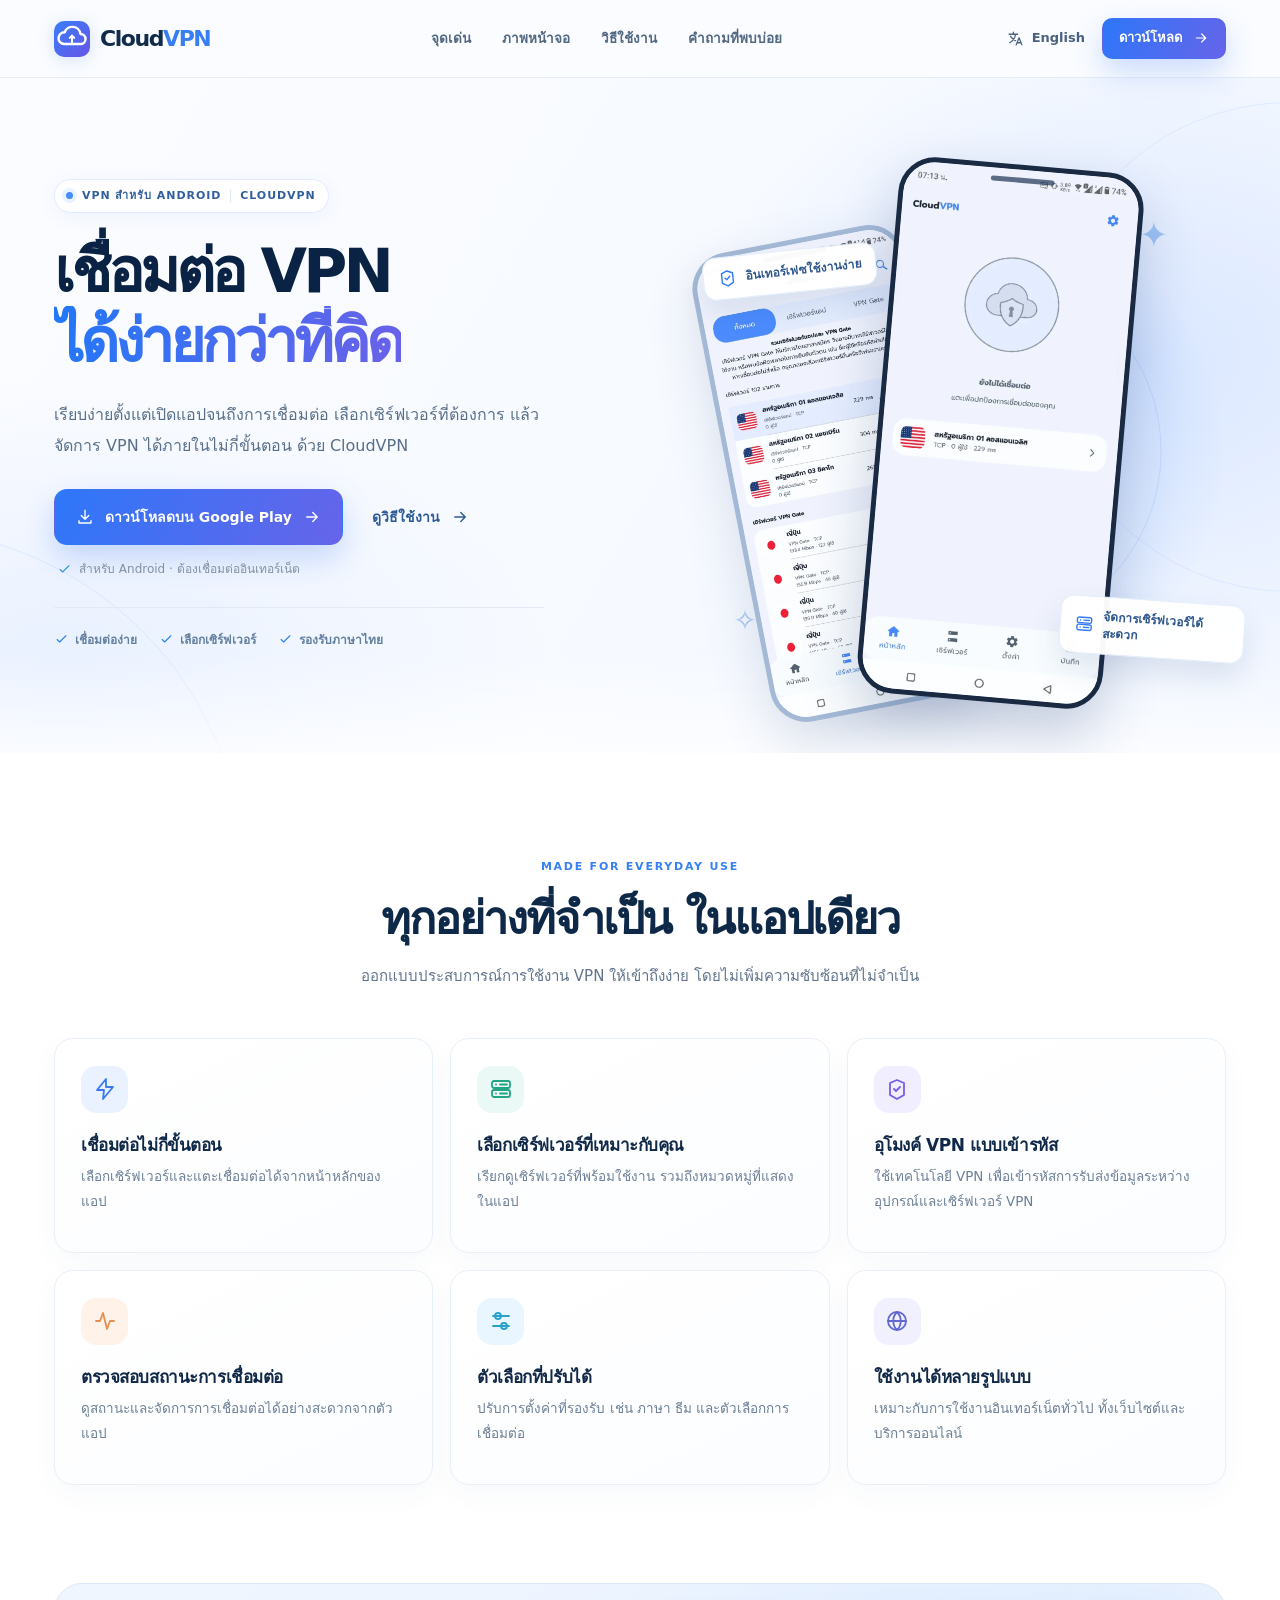
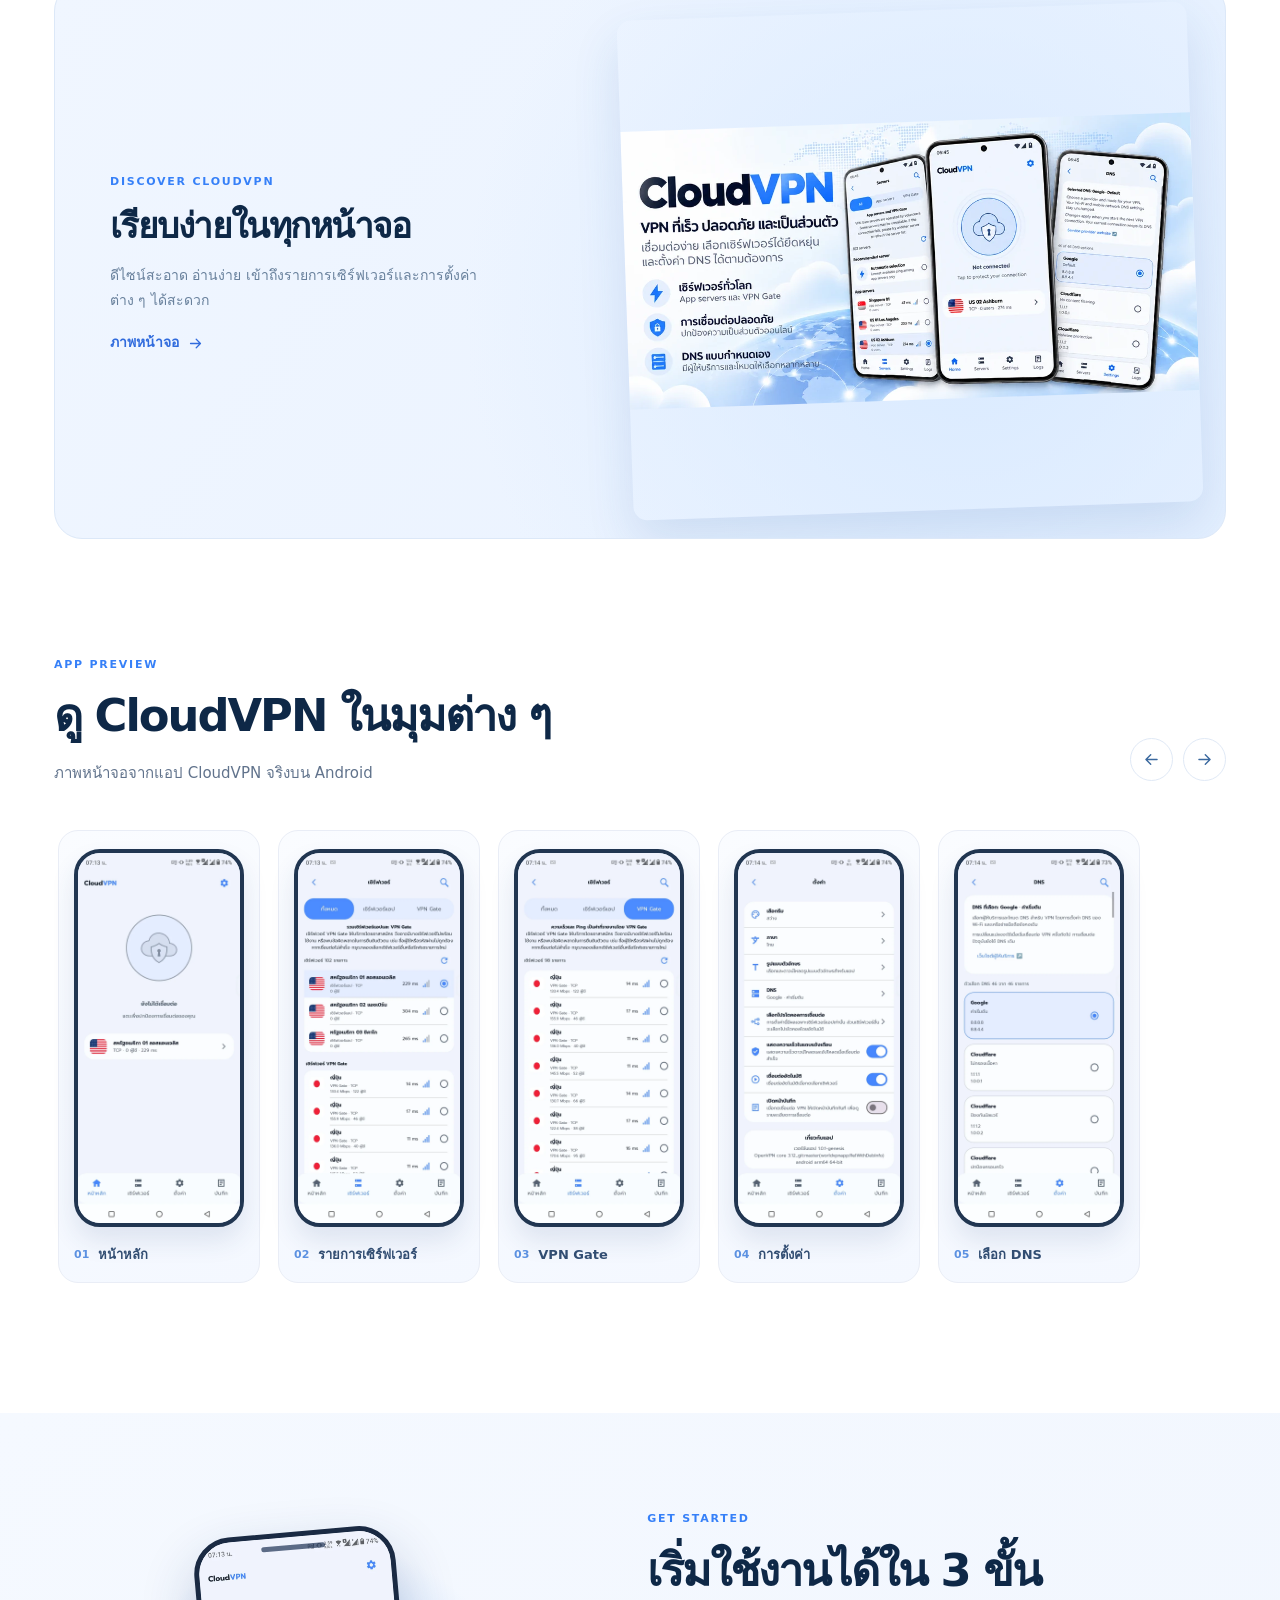
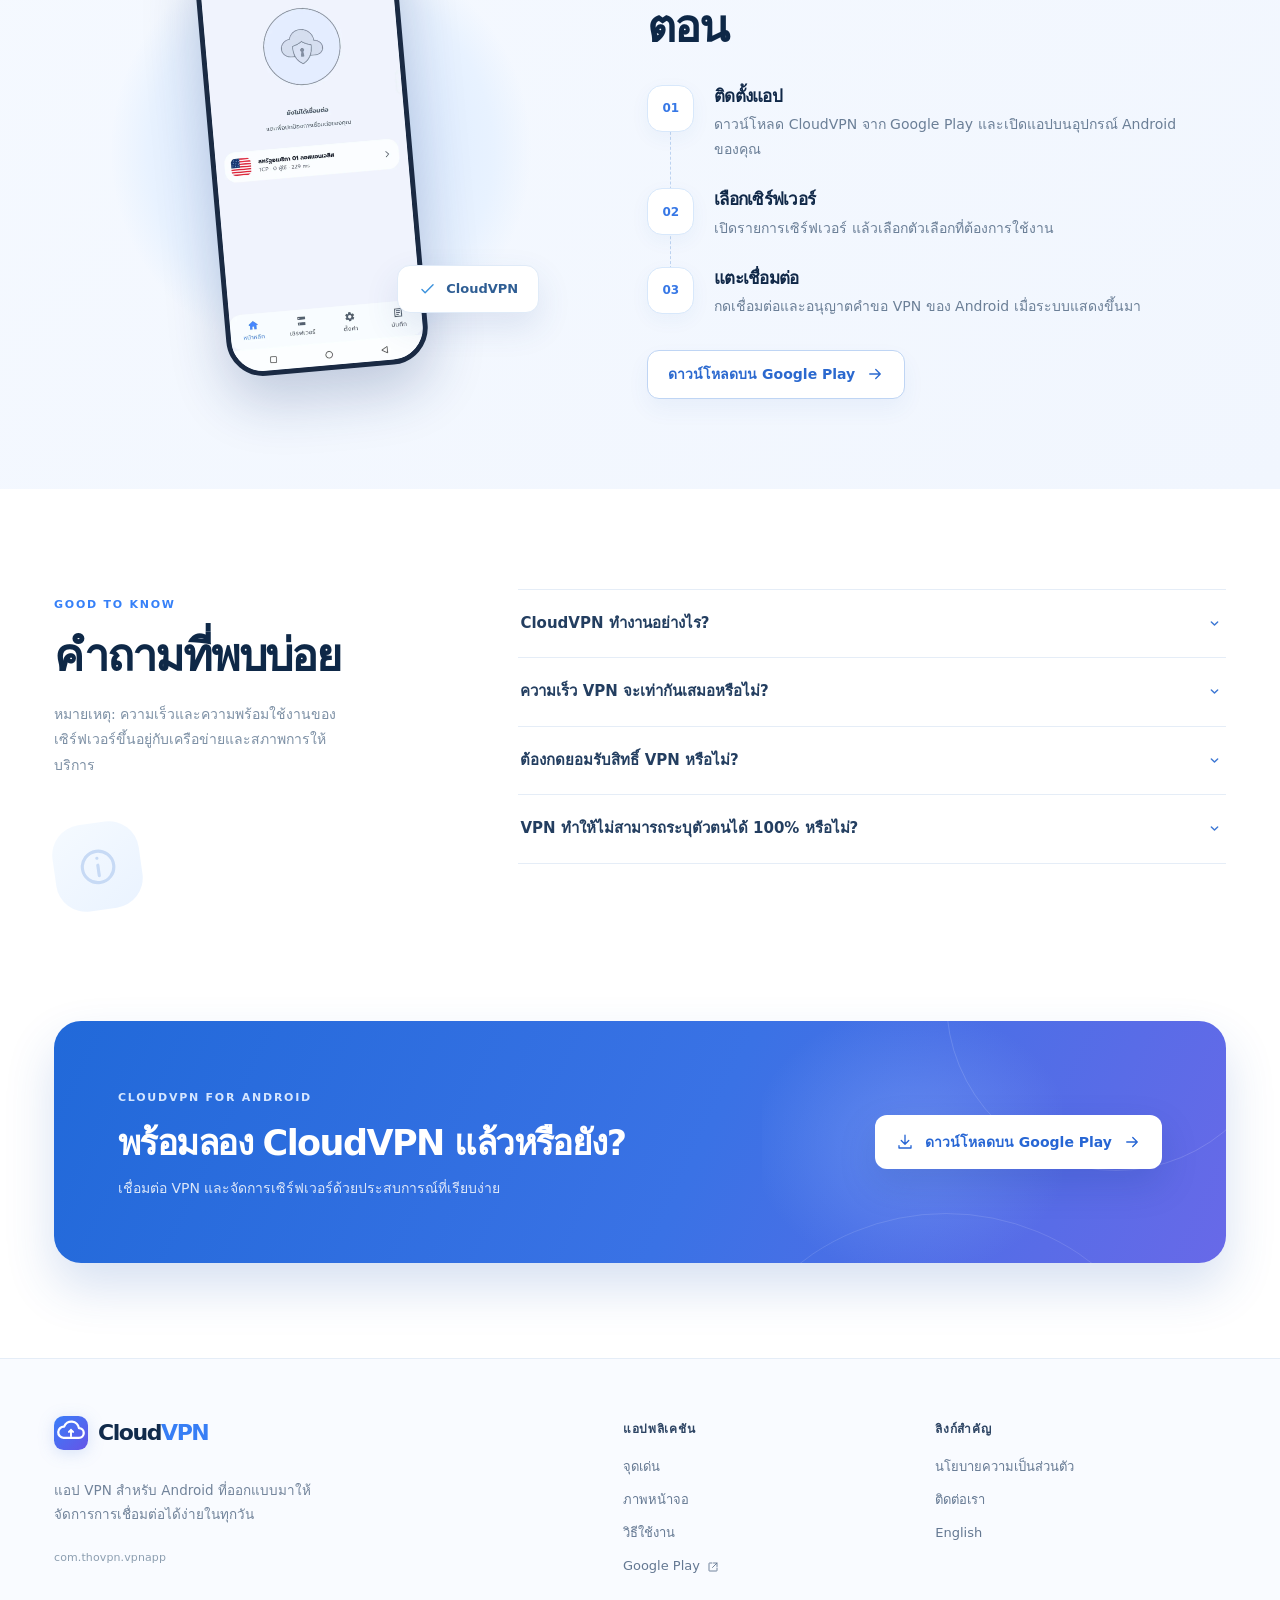
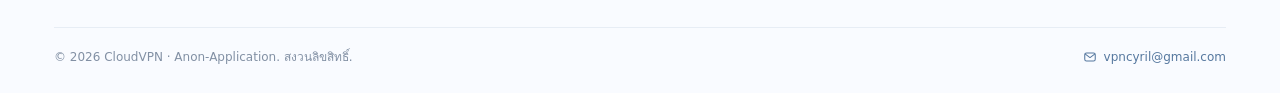
<file: index.html>
<!doctype html><html lang="th"><head><meta charset="utf-8"/><meta name="viewport" content="width=device-width, initial-scale=1"/><meta name="theme-color" content="#eff5ff"/><meta name="description" content="CloudVPN แอป VPN สำหรับ Android ที่ออกแบบให้ใช้งานง่าย เลือกเซิร์ฟเวอร์ เชื่อมต่อ และจัดการการเชื่อมต่อได้สะดวก"/><meta name="application-name" content="CloudVPN"/><meta name="robots" content="index, follow"/>
 <title>CloudVPN — เชื่อมต่อ VPN ง่ายในไม่กี่ขั้นตอน</title><link rel="icon" href="favicon.svg" type="image/svg+xml"/><link rel="canonical" href="https://cloudovpn.github.io/index.html"/><link rel="alternate" hreflang="th" href="https://cloudovpn.github.io/"/><link rel="alternate" hreflang="en" href="https://cloudovpn.github.io/en.html"/><link rel="alternate" hreflang="x-default" href="https://cloudovpn.github.io/en.html"/>
 <meta property="og:type" content="website"/><meta property="og:site_name" content="CloudVPN"/><meta property="og:title" content="CloudVPN — เชื่อมต่อ VPN ง่ายในไม่กี่ขั้นตอน"/><meta property="og:description" content="CloudVPN แอป VPN สำหรับ Android ที่ออกแบบให้ใช้งานง่าย เลือกเซิร์ฟเวอร์ เชื่อมต่อ และจัดการการเชื่อมต่อได้สะดวก"/><meta property="og:image" content="https://cloudovpn.github.io/assets/og-th.png"/><meta property="og:url" content="https://cloudovpn.github.io/index.html"/><meta property="og:locale" content="th_TH"/>
 <meta name="twitter:card" content="summary_large_image"/><link rel="stylesheet" href="assets/style.css"/><script src="assets/site.js" defer></script>
 <script type="application/ld+json">{"@context":"https://schema.org","@type":"SoftwareApplication","name":"CloudVPN","operatingSystem":"Android","applicationCategory":"UtilitiesApplication","description":"CloudVPN แอป VPN สำหรับ Android ที่ออกแบบให้ใช้งานง่าย เลือกเซิร์ฟเวอร์ เชื่อมต่อ และจัดการการเชื่อมต่อได้สะดวก","url":"https://cloudovpn.github.io/","downloadUrl":"https://play.google.com/store/apps/details?id=com.thovpn.vpnapp"}</script>
 </head><body>
<a class="skip-link" href="#main">Skip to content</a>
<header class="site-header" id="top">
  <div class="container nav-shell">
    <a class="brand" href="index.html" aria-label="CloudVPN homepage"><img src="favicon.svg" width="36" height="36" alt=""/><span>Cloud<span class="brand-blue">VPN</span></span></a>
    <nav class="nav-links" id="primary-nav" aria-label="Primary navigation">
      <a href="#features">จุดเด่น</a><a href="#screenshots">ภาพหน้าจอ</a><a href="#how-it-works">วิธีใช้งาน</a><a href="#faq">คำถามที่พบบ่อย</a>
      <a class="mobile-only mobile-download" href="https://play.google.com/store/apps/details?id=com.thovpn.vpnapp" target="_blank" rel="noopener noreferrer">ดาวน์โหลด <svg class="icon" viewBox="0 0 24 24" fill="none" stroke="currentColor" stroke-width="1.8" stroke-linecap="round" stroke-linejoin="round" aria-hidden="true"><path d="M13 4h7v7M20 4l-9 9"/><path d="M20 14v5a1 1 0 0 1-1 1H5a1 1 0 0 1-1-1V5a1 1 0 0 1 1-1h5"/></svg></a>
    </nav>
    <div class="nav-actions">
      <a class="lang-pill" href="en.html" aria-label="Switch language to English"><svg class="icon" viewBox="0 0 24 24" fill="none" stroke="currentColor" stroke-width="1.8" stroke-linecap="round" stroke-linejoin="round" aria-hidden="true"><path d="M3 6h12M9 3v3m3 0c-.4 5-3.3 9-8 12m1-9c1.4 2.2 3.8 4.3 7 6M13 21l4-10 4 10m-7-3h6"/></svg><span>English</span></a>
      <a class="button button-small nav-store" href="https://play.google.com/store/apps/details?id=com.thovpn.vpnapp" target="_blank" rel="noopener noreferrer">ดาวน์โหลด <svg class="icon" viewBox="0 0 24 24" fill="none" stroke="currentColor" stroke-width="1.8" stroke-linecap="round" stroke-linejoin="round" aria-hidden="true"><path d="M5 12h14m-6-6 6 6-6 6"/></svg></a>
      <button class="menu-toggle" type="button" aria-label="Open menu" aria-expanded="false" aria-controls="primary-nav"><svg class="icon" viewBox="0 0 24 24" fill="none" stroke="currentColor" stroke-width="1.8" stroke-linecap="round" stroke-linejoin="round" aria-hidden="true"><path d="M4 7h16M4 12h16M4 17h16"/></svg><span class="sr-only">Menu</span></button>
    </div>
  </div>
</header>
<main id="main">
<section class="hero" aria-labelledby="hero-title"><div class="hero-orb hero-orb-one"></div><div class="hero-orb hero-orb-two"></div><div class="container hero-layout">
 <div class="hero-content"><div class="hero-eyebrow"><span class="eyebrow-dot"></span>VPN สำหรับ Android <span class="eyebrow-divider"></span> <span>CloudVPN</span></div>
 <h1 id="hero-title">เชื่อมต่อ VPN<br/><span class="hero-gradient">ได้ง่ายกว่าที่คิด</span></h1><p class="hero-description">เรียบง่ายตั้งแต่เปิดแอปจนถึงการเชื่อมต่อ เลือกเซิร์ฟเวอร์ที่ต้องการ แล้วจัดการ VPN ได้ภายในไม่กี่ขั้นตอน ด้วย CloudVPN</p>
 <div class="hero-buttons"><a class="button button-primary button-large" href="https://play.google.com/store/apps/details?id=com.thovpn.vpnapp" target="_blank" rel="noopener noreferrer"><svg class="icon" viewBox="0 0 24 24" fill="none" stroke="currentColor" stroke-width="1.8" stroke-linecap="round" stroke-linejoin="round" aria-hidden="true"><path d="M12 3v12m0 0 5-5m-5 5-5-5"/><path d="M4 17v3h16v-3"/></svg>ดาวน์โหลดบน Google Play<svg class="icon" viewBox="0 0 24 24" fill="none" stroke="currentColor" stroke-width="1.8" stroke-linecap="round" stroke-linejoin="round" aria-hidden="true"><path d="M5 12h14m-6-6 6 6-6 6"/></svg></a><a href="#how-it-works" class="button button-text">ดูวิธีใช้งาน<svg class="icon" viewBox="0 0 24 24" fill="none" stroke="currentColor" stroke-width="1.8" stroke-linecap="round" stroke-linejoin="round" aria-hidden="true"><path d="M5 12h14m-6-6 6 6-6 6"/></svg></a></div>
 <p class="cta-smallprint"><svg class="icon" viewBox="0 0 24 24" fill="none" stroke="currentColor" stroke-width="1.8" stroke-linecap="round" stroke-linejoin="round" aria-hidden="true"><path d="m5 12 4 4L19 6"/></svg>สำหรับ Android · ต้องเชื่อมต่ออินเทอร์เน็ต</p>
 <div class="hero-benefits"><div><svg class="icon" viewBox="0 0 24 24" fill="none" stroke="currentColor" stroke-width="1.8" stroke-linecap="round" stroke-linejoin="round" aria-hidden="true"><path d="m5 12 4 4L19 6"/></svg>เชื่อมต่อง่าย</div><div><svg class="icon" viewBox="0 0 24 24" fill="none" stroke="currentColor" stroke-width="1.8" stroke-linecap="round" stroke-linejoin="round" aria-hidden="true"><path d="m5 12 4 4L19 6"/></svg>เลือกเซิร์ฟเวอร์</div><div><svg class="icon" viewBox="0 0 24 24" fill="none" stroke="currentColor" stroke-width="1.8" stroke-linecap="round" stroke-linejoin="round" aria-hidden="true"><path d="m5 12 4 4L19 6"/></svg>รองรับภาษาไทย</div></div>
 </div>
 <div class="hero-art" aria-label="CloudVPN screenshots"><div class="hero-halo"></div><div class="hero-halo2"></div><div class="phone phone-back"><img src="assets/screens/th-02.webp" alt="รายการเซิร์ฟเวอร์" width="760" height="1600"/></div><div class="phone phone-front"><img src="assets/screens/th-01.webp" alt="หน้าหลัก" width="760" height="1600"/></div><div class="float-pill float-pill-top"><svg class="icon" viewBox="0 0 24 24" fill="none" stroke="currentColor" stroke-width="1.8" stroke-linecap="round" stroke-linejoin="round" aria-hidden="true"><path d="m12 22 7-4V6l-7-3-7 3v12l7 4Z"/><path d="m9 12 2 2 4-4"/></svg><span>อินเทอร์เฟซใช้งานง่าย</span></div><div class="float-pill float-pill-bottom"><svg class="icon" viewBox="0 0 24 24" fill="none" stroke="currentColor" stroke-width="1.8" stroke-linecap="round" stroke-linejoin="round" aria-hidden="true"><rect x="3" y="4" width="18" height="7" rx="2"/><rect x="3" y="13" width="18" height="7" rx="2"/><path d="M7 7.5h.01M7 16.5h.01M11 7.5h7M11 16.5h7"/></svg><span>จัดการเซิร์ฟเวอร์ได้สะดวก</span></div><span class="decor-star star-1">✦</span><span class="decor-star star-2">✧</span></div>
 </div></section>
<section class="section features-section" id="features"><div class="container"><div class="section-heading centered"><span class="kicker">MADE FOR EVERYDAY USE</span><h2>ทุกอย่างที่จำเป็น ในแอปเดียว</h2><p>ออกแบบประสบการณ์การใช้งาน VPN ให้เข้าถึงง่าย โดยไม่เพิ่มความซับซ้อนที่ไม่จำเป็น</p></div><div class="features-grid"><article class="feature-card"><div class="feature-icon feature-icon-1"><svg class="icon" viewBox="0 0 24 24" fill="none" stroke="currentColor" stroke-width="1.8" stroke-linecap="round" stroke-linejoin="round" aria-hidden="true"><path d="m13 2-9 11h7l-1 9 10-12h-7l0-8Z"/></svg></div><h3>เชื่อมต่อไม่กี่ขั้นตอน</h3><p>เลือกเซิร์ฟเวอร์และแตะเชื่อมต่อได้จากหน้าหลักของแอป</p></article><article class="feature-card"><div class="feature-icon feature-icon-2"><svg class="icon" viewBox="0 0 24 24" fill="none" stroke="currentColor" stroke-width="1.8" stroke-linecap="round" stroke-linejoin="round" aria-hidden="true"><rect x="3" y="4" width="18" height="7" rx="2"/><rect x="3" y="13" width="18" height="7" rx="2"/><path d="M7 7.5h.01M7 16.5h.01M11 7.5h7M11 16.5h7"/></svg></div><h3>เลือกเซิร์ฟเวอร์ที่เหมาะกับคุณ</h3><p>เรียกดูเซิร์ฟเวอร์ที่พร้อมใช้งาน รวมถึงหมวดหมู่ที่แสดงในแอป</p></article><article class="feature-card"><div class="feature-icon feature-icon-3"><svg class="icon" viewBox="0 0 24 24" fill="none" stroke="currentColor" stroke-width="1.8" stroke-linecap="round" stroke-linejoin="round" aria-hidden="true"><path d="m12 22 7-4V6l-7-3-7 3v12l7 4Z"/><path d="m9 12 2 2 4-4"/></svg></div><h3>อุโมงค์ VPN แบบเข้ารหัส</h3><p>ใช้เทคโนโลยี VPN เพื่อเข้ารหัสการรับส่งข้อมูลระหว่างอุปกรณ์และเซิร์ฟเวอร์ VPN</p></article><article class="feature-card"><div class="feature-icon feature-icon-4"><svg class="icon" viewBox="0 0 24 24" fill="none" stroke="currentColor" stroke-width="1.8" stroke-linecap="round" stroke-linejoin="round" aria-hidden="true"><path d="M3 12h4l3-8 4 16 3-8h4"/></svg></div><h3>ตรวจสอบสถานะการเชื่อมต่อ</h3><p>ดูสถานะและจัดการการเชื่อมต่อได้อย่างสะดวกจากตัวแอป</p></article><article class="feature-card"><div class="feature-icon feature-icon-5"><svg class="icon" viewBox="0 0 24 24" fill="none" stroke="currentColor" stroke-width="1.8" stroke-linecap="round" stroke-linejoin="round" aria-hidden="true"><path d="M4 7h16M4 17h16"/><circle cx="9" cy="7" r="3"/><circle cx="15" cy="17" r="3"/></svg></div><h3>ตัวเลือกที่ปรับได้</h3><p>ปรับการตั้งค่าที่รองรับ เช่น ภาษา ธีม และตัวเลือกการเชื่อมต่อ</p></article><article class="feature-card"><div class="feature-icon feature-icon-6"><svg class="icon" viewBox="0 0 24 24" fill="none" stroke="currentColor" stroke-width="1.8" stroke-linecap="round" stroke-linejoin="round" aria-hidden="true"><circle cx="12" cy="12" r="9"/><path d="M3 12h18M12 3c5 5 5 13 0 18M12 3c-5 5-5 13 0 18"/></svg></div><h3>ใช้งานได้หลายรูปแบบ</h3><p>เหมาะกับการใช้งานอินเทอร์เน็ตทั่วไป ทั้งเว็บไซต์และบริการออนไลน์</p></article></div></div></section>
<section class="showcase-section"><div class="container"><div class="showcase-card"><div class="showcase-copy"><span class="kicker">DISCOVER CLOUDVPN</span><h2>เรียบง่ายในทุกหน้าจอ</h2><p>ดีไซน์สะอาด อ่านง่าย เข้าถึงรายการเซิร์ฟเวอร์และการตั้งค่าต่าง ๆ ได้สะดวก</p><a class="showcase-link" href="#screenshots">ภาพหน้าจอ <svg class="icon" viewBox="0 0 24 24" fill="none" stroke="currentColor" stroke-width="1.8" stroke-linecap="round" stroke-linejoin="round" aria-hidden="true"><path d="M5 12h14m-6-6 6 6-6 6"/></svg></a></div><div class="showcase-visual"><img src="assets/feature-th.webp" alt="CloudVPN feature graphic" loading="lazy" width="1024" height="500"/></div></div></div></section>
<section class="section shots-section" id="screenshots"><div class="container"><div class="section-heading section-heading-split"><div><span class="kicker">APP PREVIEW</span><h2>ดู CloudVPN ในมุมต่าง ๆ</h2><p>ภาพหน้าจอจากแอป CloudVPN จริงบน Android</p></div><div class="gallery-controls"><button type="button" class="circle-button" data-scroll="prev" aria-label="Previous screenshot"><svg class="icon" viewBox="0 0 24 24" fill="none" stroke="currentColor" stroke-width="1.8" stroke-linecap="round" stroke-linejoin="round" aria-hidden="true"><path d="M5 12h14m-6-6 6 6-6 6"/></svg></button><button type="button" class="circle-button" data-scroll="next" aria-label="Next screenshot"><svg class="icon" viewBox="0 0 24 24" fill="none" stroke="currentColor" stroke-width="1.8" stroke-linecap="round" stroke-linejoin="round" aria-hidden="true"><path d="M5 12h14m-6-6 6 6-6 6"/></svg></button></div></div><div class="gallery-rail" tabindex="0" aria-label="Screenshots"><figure class="shot-card"><div class="shot-frame"><img src="assets/screens/th-01.webp" alt="CloudVPN – หน้าหลัก" loading="lazy" width="760" height="1600"/></div><figcaption><span class="shot-number">01</span><span>หน้าหลัก</span></figcaption></figure><figure class="shot-card"><div class="shot-frame"><img src="assets/screens/th-02.webp" alt="CloudVPN – รายการเซิร์ฟเวอร์" loading="lazy" width="760" height="1600"/></div><figcaption><span class="shot-number">02</span><span>รายการเซิร์ฟเวอร์</span></figcaption></figure><figure class="shot-card"><div class="shot-frame"><img src="assets/screens/th-03.webp" alt="CloudVPN – VPN Gate" loading="lazy" width="760" height="1600"/></div><figcaption><span class="shot-number">03</span><span>VPN Gate</span></figcaption></figure><figure class="shot-card"><div class="shot-frame"><img src="assets/screens/th-04.webp" alt="CloudVPN – การตั้งค่า" loading="lazy" width="760" height="1600"/></div><figcaption><span class="shot-number">04</span><span>การตั้งค่า</span></figcaption></figure><figure class="shot-card"><div class="shot-frame"><img src="assets/screens/th-05.webp" alt="CloudVPN – เลือก DNS" loading="lazy" width="760" height="1600"/></div><figcaption><span class="shot-number">05</span><span>เลือก DNS</span></figcaption></figure></div></div></section>
<section class="section how-section" id="how-it-works"><div class="container how-layout"><div class="how-visual"><div class="how-bg-circle"></div><div class="phone how-phone"><img src="assets/screens/th-01.webp" width="760" height="1600" loading="lazy" alt="CloudVPN Home"/></div><div class="how-float"><svg class="icon" viewBox="0 0 24 24" fill="none" stroke="currentColor" stroke-width="1.8" stroke-linecap="round" stroke-linejoin="round" aria-hidden="true"><path d="m5 12 4 4L19 6"/></svg> CloudVPN</div></div><div class="how-content"><span class="kicker">GET STARTED</span><h2>เริ่มใช้งานได้ใน 3 ขั้นตอน</h2><div class="steps"><article class="step"><span class="step-no">01</span><div class="step-text"><h3>ติดตั้งแอป</h3><p>ดาวน์โหลด CloudVPN จาก Google Play และเปิดแอปบนอุปกรณ์ Android ของคุณ</p></div></article><article class="step"><span class="step-no">02</span><div class="step-text"><h3>เลือกเซิร์ฟเวอร์</h3><p>เปิดรายการเซิร์ฟเวอร์ แล้วเลือกตัวเลือกที่ต้องการใช้งาน</p></div></article><article class="step"><span class="step-no">03</span><div class="step-text"><h3>แตะเชื่อมต่อ</h3><p>กดเชื่อมต่อและอนุญาตคำขอ VPN ของ Android เมื่อระบบแสดงขึ้นมา</p></div></article></div><a class="button button-secondary" href="https://play.google.com/store/apps/details?id=com.thovpn.vpnapp" target="_blank" rel="noopener noreferrer">ดาวน์โหลดบน Google Play<svg class="icon" viewBox="0 0 24 24" fill="none" stroke="currentColor" stroke-width="1.8" stroke-linecap="round" stroke-linejoin="round" aria-hidden="true"><path d="M5 12h14m-6-6 6 6-6 6"/></svg></a></div></div></section>
<section class="section faq-section" id="faq"><div class="container faq-layout"><div class="faq-intro"><span class="kicker">GOOD TO KNOW</span><h2>คำถามที่พบบ่อย</h2><p class="faq-intro-sub">หมายเหตุ: ความเร็วและความพร้อมใช้งานของเซิร์ฟเวอร์ขึ้นอยู่กับเครือข่ายและสภาพการให้บริการ</p><div class="faq-decoration"><svg class="icon" viewBox="0 0 24 24" fill="none" stroke="currentColor" stroke-width="1.8" stroke-linecap="round" stroke-linejoin="round" aria-hidden="true"><circle cx="12" cy="12" r="9"/><path d="M12 11v6M12 7h.01"/></svg></div></div><div class="faq-list"><details class="faq-item"><summary><span>CloudVPN ทำงานอย่างไร?</span><svg class="icon" viewBox="0 0 24 24" fill="none" stroke="currentColor" stroke-width="1.8" stroke-linecap="round" stroke-linejoin="round" aria-hidden="true"><path d="m8 10 4 4 4-4"/></svg></summary><div class="faq-answer"><p>CloudVPN ใช้บริการ VPN ของ Android เพื่อเชื่อมต่ออุปกรณ์ของคุณกับเซิร์ฟเวอร์ VPN และส่งข้อมูลผ่านอุโมงค์เชื่อมต่อที่เข้ารหัส</p></div></details><details class="faq-item"><summary><span>ความเร็ว VPN จะเท่ากันเสมอหรือไม่?</span><svg class="icon" viewBox="0 0 24 24" fill="none" stroke="currentColor" stroke-width="1.8" stroke-linecap="round" stroke-linejoin="round" aria-hidden="true"><path d="m8 10 4 4 4-4"/></svg></summary><div class="faq-answer"><p>ความเร็วขึ้นอยู่กับเครือข่ายที่คุณใช้ ระยะทาง สภาพเซิร์ฟเวอร์ และจำนวนผู้ใช้งานในขณะนั้น</p></div></details><details class="faq-item"><summary><span>ต้องกดยอมรับสิทธิ์ VPN หรือไม่?</span><svg class="icon" viewBox="0 0 24 24" fill="none" stroke="currentColor" stroke-width="1.8" stroke-linecap="round" stroke-linejoin="round" aria-hidden="true"><path d="m8 10 4 4 4-4"/></svg></summary><div class="faq-answer"><p>เมื่อเริ่มเชื่อมต่อครั้งแรก Android อาจแสดงหน้าต่างขออนุญาต VPN โปรดตรวจสอบและยืนยันเพื่อเริ่มเชื่อมต่อ</p></div></details><details class="faq-item"><summary><span>VPN ทำให้ไม่สามารถระบุตัวตนได้ 100% หรือไม่?</span><svg class="icon" viewBox="0 0 24 24" fill="none" stroke="currentColor" stroke-width="1.8" stroke-linecap="round" stroke-linejoin="round" aria-hidden="true"><path d="m8 10 4 4 4-4"/></svg></summary><div class="faq-answer"><p>ไม่ VPN สามารถช่วยปกป้องข้อมูลระหว่างอุปกรณ์กับเซิร์ฟเวอร์ VPN แต่ไม่สามารถรับประกันการไม่ระบุตัวตนหรือความปลอดภัยจากทุกความเสี่ยงได้</p></div></details></div></div></section>
<section class="cta-section"><div class="container"><div class="cta-panel"><div class="cta-glow"></div><div class="cta-copy"><span class="kicker kicker-light">CLOUDVPN FOR ANDROID</span><h2>พร้อมลอง CloudVPN แล้วหรือยัง?</h2><p>เชื่อมต่อ VPN และจัดการเซิร์ฟเวอร์ด้วยประสบการณ์ที่เรียบง่าย</p></div><a class="button button-white" href="https://play.google.com/store/apps/details?id=com.thovpn.vpnapp" target="_blank" rel="noopener noreferrer"><svg class="icon" viewBox="0 0 24 24" fill="none" stroke="currentColor" stroke-width="1.8" stroke-linecap="round" stroke-linejoin="round" aria-hidden="true"><path d="M12 3v12m0 0 5-5m-5 5-5-5"/><path d="M4 17v3h16v-3"/></svg>ดาวน์โหลดบน Google Play<svg class="icon" viewBox="0 0 24 24" fill="none" stroke="currentColor" stroke-width="1.8" stroke-linecap="round" stroke-linejoin="round" aria-hidden="true"><path d="M5 12h14m-6-6 6 6-6 6"/></svg></a></div></div></section>
</main>
<footer class="footer"><div class="container">
  <div class="footer-top">
    <div class="footer-about"><a class="brand" href="index.html"><img src="favicon.svg" width="34" height="34" alt=""/><span>Cloud<span class="brand-blue">VPN</span></span></a><p>แอป VPN สำหรับ Android ที่ออกแบบมาให้จัดการการเชื่อมต่อได้ง่ายในทุกวัน</p><span class="footer-pkg">com.thovpn.vpnapp</span></div>
    <div class="footer-col"><h3>แอปพลิเคชัน</h3><a href="index.html#features">จุดเด่น</a><a href="index.html#screenshots">ภาพหน้าจอ</a><a href="index.html#how-it-works">วิธีใช้งาน</a><a href="https://play.google.com/store/apps/details?id=com.thovpn.vpnapp" target="_blank" rel="noopener noreferrer">Google Play <svg class="icon" viewBox="0 0 24 24" fill="none" stroke="currentColor" stroke-width="1.8" stroke-linecap="round" stroke-linejoin="round" aria-hidden="true"><path d="M13 4h7v7M20 4l-9 9"/><path d="M20 14v5a1 1 0 0 1-1 1H5a1 1 0 0 1-1-1V5a1 1 0 0 1 1-1h5"/></svg></a></div>
    <div class="footer-col"><h3>ลิงก์สำคัญ</h3><a href="privacy.html">นโยบายความเป็นส่วนตัว</a><a href="mailto:vpncyril@gmail.com">ติดต่อเรา</a><a href="en.html">English</a></div>
  </div>
  <div class="footer-bottom"><span>© 2026 CloudVPN · Anon-Application. สงวนลิขสิทธิ์.</span><a href="mailto:vpncyril@gmail.com"><svg class="icon" viewBox="0 0 24 24" fill="none" stroke="currentColor" stroke-width="1.8" stroke-linecap="round" stroke-linejoin="round" aria-hidden="true"><rect x="3" y="5" width="18" height="14" rx="3"/><path d="m4 7 8 6 8-6"/></svg> vpncyril@gmail.com</a></div>
 </div></footer>
</body></html>
</file>
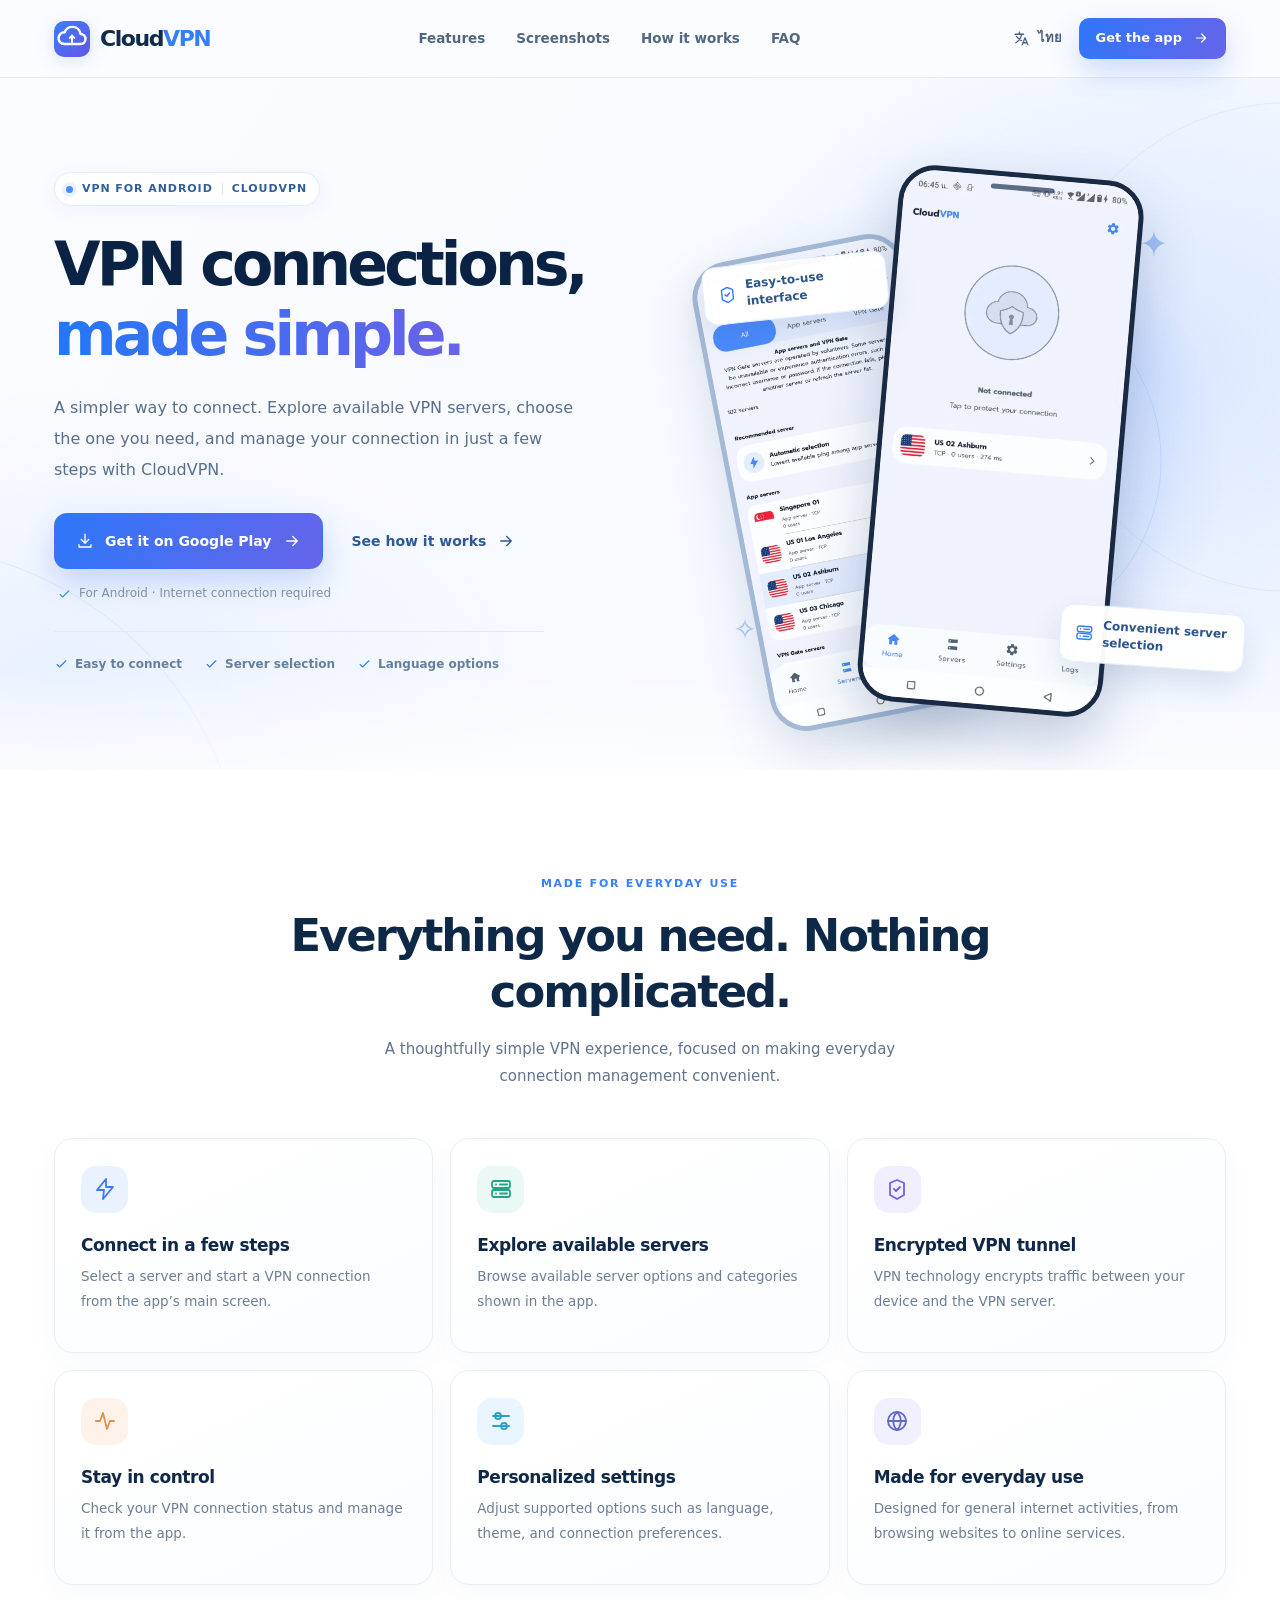
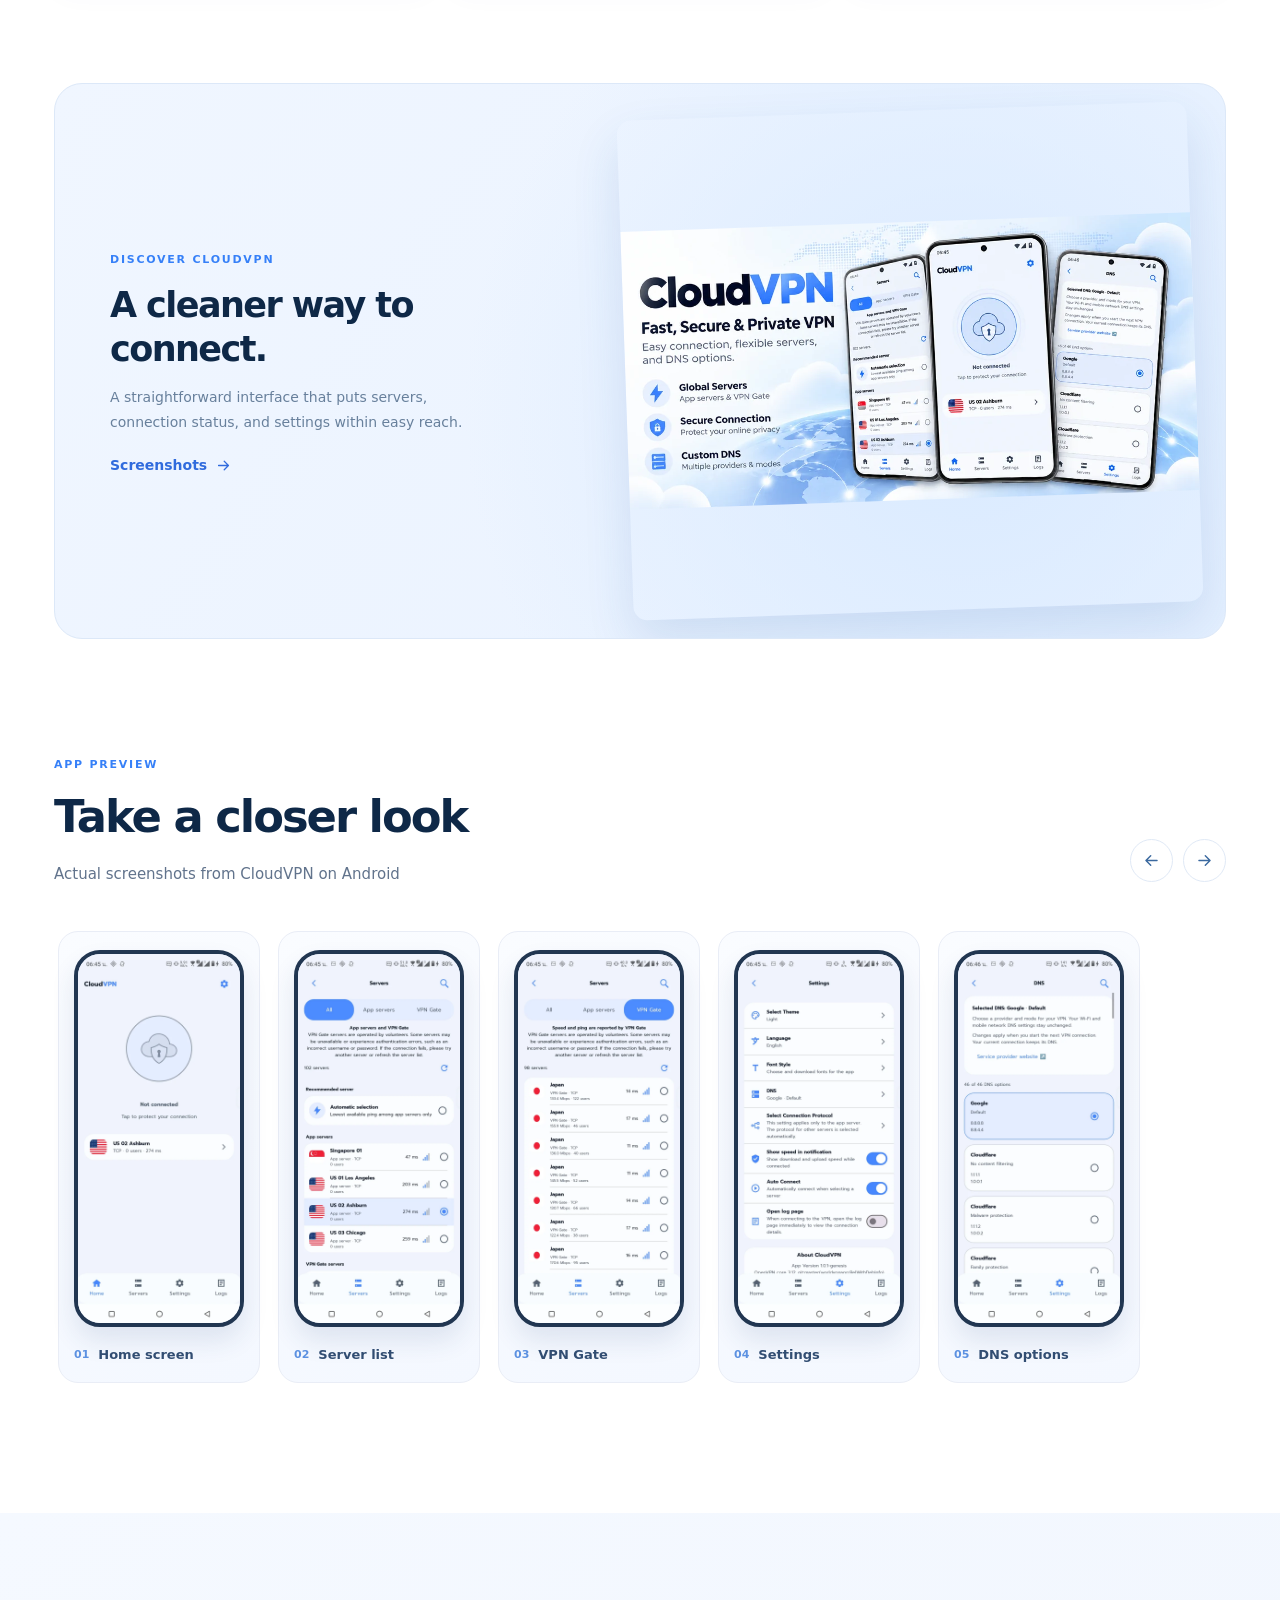
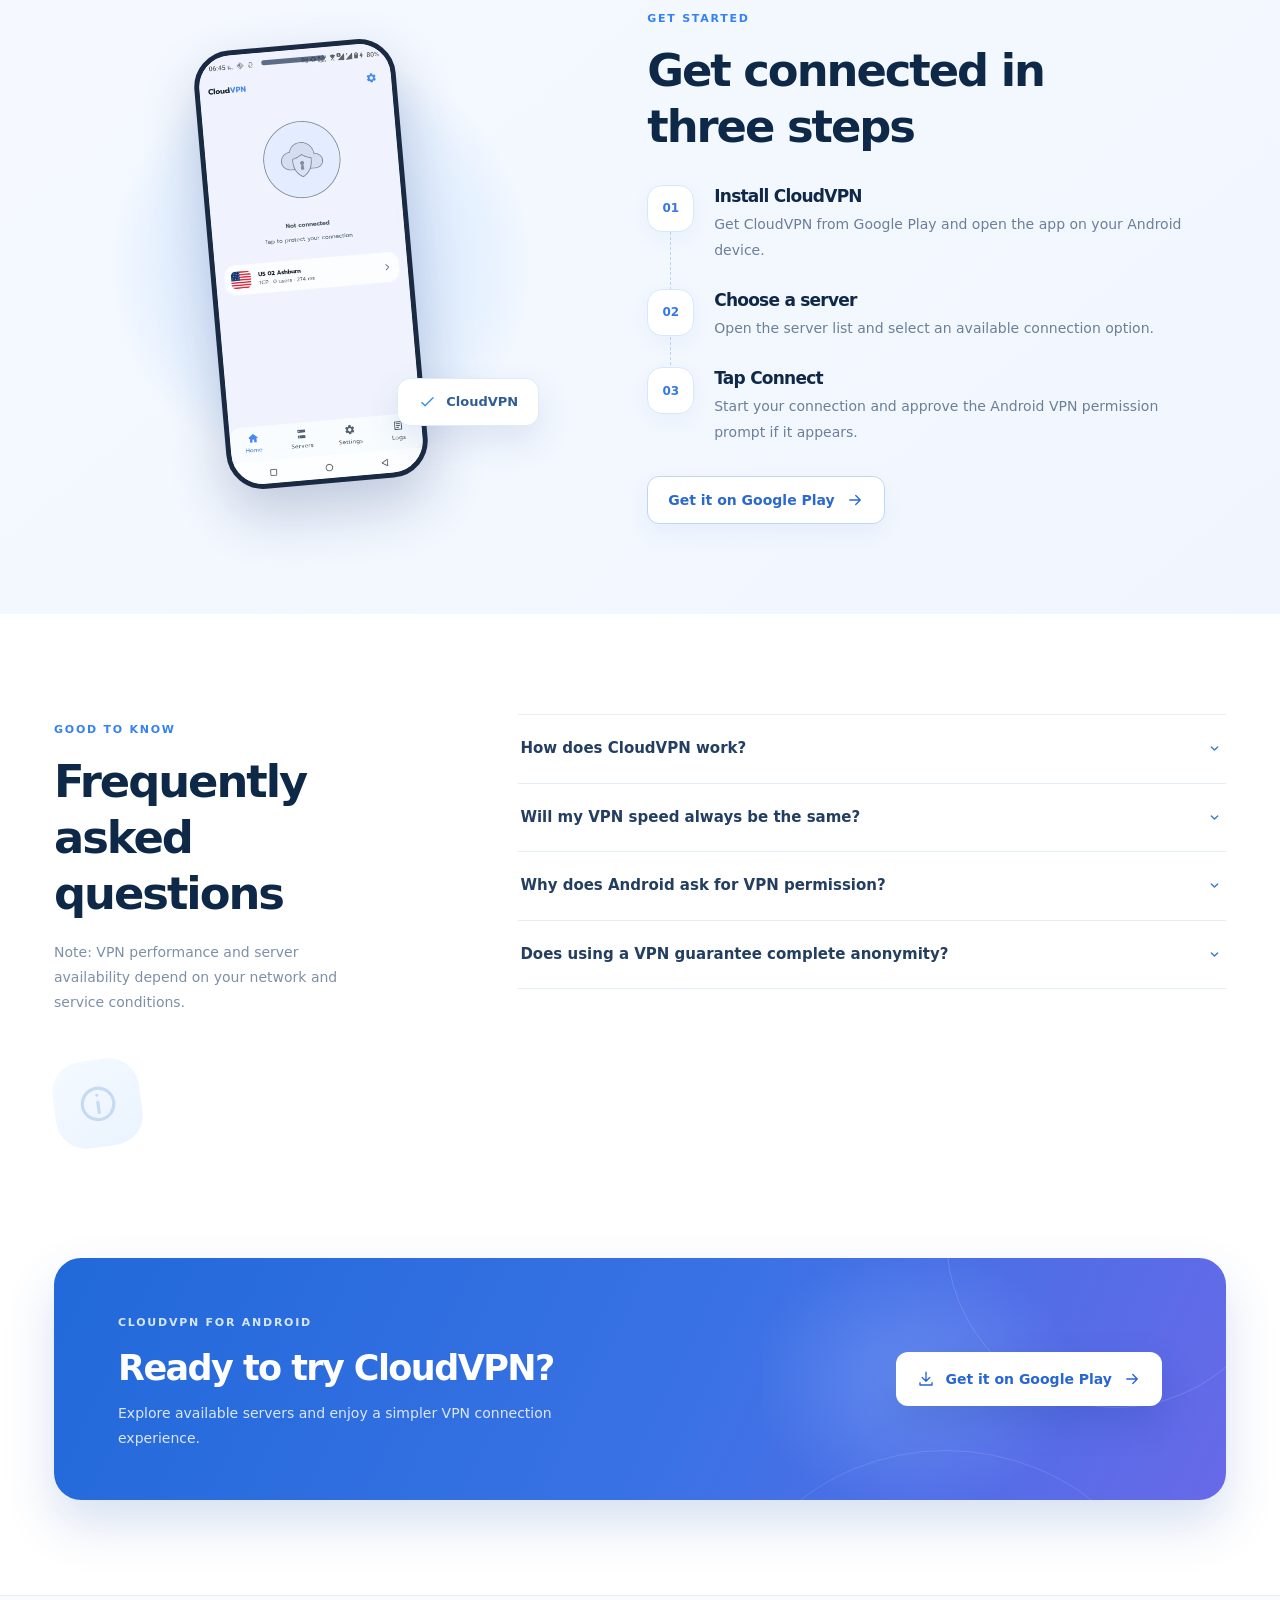
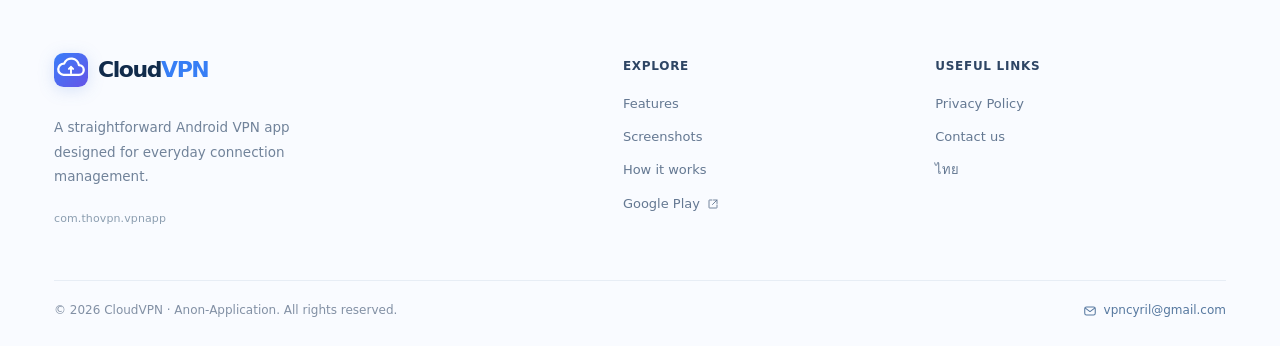
<file: en.html>
<!doctype html><html lang="en"><head><meta charset="utf-8"/><meta name="viewport" content="width=device-width, initial-scale=1"/><meta name="theme-color" content="#eff5ff"/><meta name="description" content="CloudVPN is an easy-to-use Android VPN app. Browse available servers, connect in a few steps, and manage your VPN connection."/><meta name="application-name" content="CloudVPN"/><meta name="robots" content="index, follow"/>
 <title>CloudVPN — VPN Connections Made Simple</title><link rel="icon" href="favicon.svg" type="image/svg+xml"/><link rel="canonical" href="https://cloudovpn.github.io/en.html"/><link rel="alternate" hreflang="th" href="https://cloudovpn.github.io/"/><link rel="alternate" hreflang="en" href="https://cloudovpn.github.io/en.html"/><link rel="alternate" hreflang="x-default" href="https://cloudovpn.github.io/en.html"/>
 <meta property="og:type" content="website"/><meta property="og:site_name" content="CloudVPN"/><meta property="og:title" content="CloudVPN — VPN Connections Made Simple"/><meta property="og:description" content="CloudVPN is an easy-to-use Android VPN app. Browse available servers, connect in a few steps, and manage your VPN connection."/><meta property="og:image" content="https://cloudovpn.github.io/assets/og-en.png"/><meta property="og:url" content="https://cloudovpn.github.io/en.html"/><meta property="og:locale" content="en_US"/>
 <meta name="twitter:card" content="summary_large_image"/><link rel="stylesheet" href="assets/style.css"/><script src="assets/site.js" defer></script>
 <script type="application/ld+json">{"@context":"https://schema.org","@type":"SoftwareApplication","name":"CloudVPN","operatingSystem":"Android","applicationCategory":"UtilitiesApplication","description":"CloudVPN is an easy-to-use Android VPN app. Browse available servers, connect in a few steps, and manage your VPN connection.","url":"https://cloudovpn.github.io/","downloadUrl":"https://play.google.com/store/apps/details?id=com.thovpn.vpnapp"}</script>
 </head><body>
<a class="skip-link" href="#main">Skip to content</a>
<header class="site-header" id="top">
  <div class="container nav-shell">
    <a class="brand" href="en.html" aria-label="CloudVPN homepage"><img src="favicon.svg" width="36" height="36" alt=""/><span>Cloud<span class="brand-blue">VPN</span></span></a>
    <nav class="nav-links" id="primary-nav" aria-label="Primary navigation">
      <a href="#features">Features</a><a href="#screenshots">Screenshots</a><a href="#how-it-works">How it works</a><a href="#faq">FAQ</a>
      <a class="mobile-only mobile-download" href="https://play.google.com/store/apps/details?id=com.thovpn.vpnapp" target="_blank" rel="noopener noreferrer">Get the app <svg class="icon" viewBox="0 0 24 24" fill="none" stroke="currentColor" stroke-width="1.8" stroke-linecap="round" stroke-linejoin="round" aria-hidden="true"><path d="M13 4h7v7M20 4l-9 9"/><path d="M20 14v5a1 1 0 0 1-1 1H5a1 1 0 0 1-1-1V5a1 1 0 0 1 1-1h5"/></svg></a>
    </nav>
    <div class="nav-actions">
      <a class="lang-pill" href="index.html" aria-label="Switch language to ไทย"><svg class="icon" viewBox="0 0 24 24" fill="none" stroke="currentColor" stroke-width="1.8" stroke-linecap="round" stroke-linejoin="round" aria-hidden="true"><path d="M3 6h12M9 3v3m3 0c-.4 5-3.3 9-8 12m1-9c1.4 2.2 3.8 4.3 7 6M13 21l4-10 4 10m-7-3h6"/></svg><span>ไทย</span></a>
      <a class="button button-small nav-store" href="https://play.google.com/store/apps/details?id=com.thovpn.vpnapp" target="_blank" rel="noopener noreferrer">Get the app <svg class="icon" viewBox="0 0 24 24" fill="none" stroke="currentColor" stroke-width="1.8" stroke-linecap="round" stroke-linejoin="round" aria-hidden="true"><path d="M5 12h14m-6-6 6 6-6 6"/></svg></a>
      <button class="menu-toggle" type="button" aria-label="Open menu" aria-expanded="false" aria-controls="primary-nav"><svg class="icon" viewBox="0 0 24 24" fill="none" stroke="currentColor" stroke-width="1.8" stroke-linecap="round" stroke-linejoin="round" aria-hidden="true"><path d="M4 7h16M4 12h16M4 17h16"/></svg><span class="sr-only">Menu</span></button>
    </div>
  </div>
</header>
<main id="main">
<section class="hero" aria-labelledby="hero-title"><div class="hero-orb hero-orb-one"></div><div class="hero-orb hero-orb-two"></div><div class="container hero-layout">
 <div class="hero-content"><div class="hero-eyebrow"><span class="eyebrow-dot"></span>VPN FOR ANDROID <span class="eyebrow-divider"></span> <span>CloudVPN</span></div>
 <h1 id="hero-title">VPN connections,<br/><span class="hero-gradient">made simple.</span></h1><p class="hero-description">A simpler way to connect. Explore available VPN servers, choose the one you need, and manage your connection in just a few steps with CloudVPN.</p>
 <div class="hero-buttons"><a class="button button-primary button-large" href="https://play.google.com/store/apps/details?id=com.thovpn.vpnapp" target="_blank" rel="noopener noreferrer"><svg class="icon" viewBox="0 0 24 24" fill="none" stroke="currentColor" stroke-width="1.8" stroke-linecap="round" stroke-linejoin="round" aria-hidden="true"><path d="M12 3v12m0 0 5-5m-5 5-5-5"/><path d="M4 17v3h16v-3"/></svg>Get it on Google Play<svg class="icon" viewBox="0 0 24 24" fill="none" stroke="currentColor" stroke-width="1.8" stroke-linecap="round" stroke-linejoin="round" aria-hidden="true"><path d="M5 12h14m-6-6 6 6-6 6"/></svg></a><a href="#how-it-works" class="button button-text">See how it works<svg class="icon" viewBox="0 0 24 24" fill="none" stroke="currentColor" stroke-width="1.8" stroke-linecap="round" stroke-linejoin="round" aria-hidden="true"><path d="M5 12h14m-6-6 6 6-6 6"/></svg></a></div>
 <p class="cta-smallprint"><svg class="icon" viewBox="0 0 24 24" fill="none" stroke="currentColor" stroke-width="1.8" stroke-linecap="round" stroke-linejoin="round" aria-hidden="true"><path d="m5 12 4 4L19 6"/></svg>For Android · Internet connection required</p>
 <div class="hero-benefits"><div><svg class="icon" viewBox="0 0 24 24" fill="none" stroke="currentColor" stroke-width="1.8" stroke-linecap="round" stroke-linejoin="round" aria-hidden="true"><path d="m5 12 4 4L19 6"/></svg>Easy to connect</div><div><svg class="icon" viewBox="0 0 24 24" fill="none" stroke="currentColor" stroke-width="1.8" stroke-linecap="round" stroke-linejoin="round" aria-hidden="true"><path d="m5 12 4 4L19 6"/></svg>Server selection</div><div><svg class="icon" viewBox="0 0 24 24" fill="none" stroke="currentColor" stroke-width="1.8" stroke-linecap="round" stroke-linejoin="round" aria-hidden="true"><path d="m5 12 4 4L19 6"/></svg>Language options</div></div>
 </div>
 <div class="hero-art" aria-label="CloudVPN screenshots"><div class="hero-halo"></div><div class="hero-halo2"></div><div class="phone phone-back"><img src="assets/screens/en-02.webp" alt="Server list" width="760" height="1600"/></div><div class="phone phone-front"><img src="assets/screens/en-01.webp" alt="Home screen" width="760" height="1600"/></div><div class="float-pill float-pill-top"><svg class="icon" viewBox="0 0 24 24" fill="none" stroke="currentColor" stroke-width="1.8" stroke-linecap="round" stroke-linejoin="round" aria-hidden="true"><path d="m12 22 7-4V6l-7-3-7 3v12l7 4Z"/><path d="m9 12 2 2 4-4"/></svg><span>Easy-to-use interface</span></div><div class="float-pill float-pill-bottom"><svg class="icon" viewBox="0 0 24 24" fill="none" stroke="currentColor" stroke-width="1.8" stroke-linecap="round" stroke-linejoin="round" aria-hidden="true"><rect x="3" y="4" width="18" height="7" rx="2"/><rect x="3" y="13" width="18" height="7" rx="2"/><path d="M7 7.5h.01M7 16.5h.01M11 7.5h7M11 16.5h7"/></svg><span>Convenient server selection</span></div><span class="decor-star star-1">✦</span><span class="decor-star star-2">✧</span></div>
 </div></section>
<section class="section features-section" id="features"><div class="container"><div class="section-heading centered"><span class="kicker">MADE FOR EVERYDAY USE</span><h2>Everything you need. Nothing complicated.</h2><p>A thoughtfully simple VPN experience, focused on making everyday connection management convenient.</p></div><div class="features-grid"><article class="feature-card"><div class="feature-icon feature-icon-1"><svg class="icon" viewBox="0 0 24 24" fill="none" stroke="currentColor" stroke-width="1.8" stroke-linecap="round" stroke-linejoin="round" aria-hidden="true"><path d="m13 2-9 11h7l-1 9 10-12h-7l0-8Z"/></svg></div><h3>Connect in a few steps</h3><p>Select a server and start a VPN connection from the app’s main screen.</p></article><article class="feature-card"><div class="feature-icon feature-icon-2"><svg class="icon" viewBox="0 0 24 24" fill="none" stroke="currentColor" stroke-width="1.8" stroke-linecap="round" stroke-linejoin="round" aria-hidden="true"><rect x="3" y="4" width="18" height="7" rx="2"/><rect x="3" y="13" width="18" height="7" rx="2"/><path d="M7 7.5h.01M7 16.5h.01M11 7.5h7M11 16.5h7"/></svg></div><h3>Explore available servers</h3><p>Browse available server options and categories shown in the app.</p></article><article class="feature-card"><div class="feature-icon feature-icon-3"><svg class="icon" viewBox="0 0 24 24" fill="none" stroke="currentColor" stroke-width="1.8" stroke-linecap="round" stroke-linejoin="round" aria-hidden="true"><path d="m12 22 7-4V6l-7-3-7 3v12l7 4Z"/><path d="m9 12 2 2 4-4"/></svg></div><h3>Encrypted VPN tunnel</h3><p>VPN technology encrypts traffic between your device and the VPN server.</p></article><article class="feature-card"><div class="feature-icon feature-icon-4"><svg class="icon" viewBox="0 0 24 24" fill="none" stroke="currentColor" stroke-width="1.8" stroke-linecap="round" stroke-linejoin="round" aria-hidden="true"><path d="M3 12h4l3-8 4 16 3-8h4"/></svg></div><h3>Stay in control</h3><p>Check your VPN connection status and manage it from the app.</p></article><article class="feature-card"><div class="feature-icon feature-icon-5"><svg class="icon" viewBox="0 0 24 24" fill="none" stroke="currentColor" stroke-width="1.8" stroke-linecap="round" stroke-linejoin="round" aria-hidden="true"><path d="M4 7h16M4 17h16"/><circle cx="9" cy="7" r="3"/><circle cx="15" cy="17" r="3"/></svg></div><h3>Personalized settings</h3><p>Adjust supported options such as language, theme, and connection preferences.</p></article><article class="feature-card"><div class="feature-icon feature-icon-6"><svg class="icon" viewBox="0 0 24 24" fill="none" stroke="currentColor" stroke-width="1.8" stroke-linecap="round" stroke-linejoin="round" aria-hidden="true"><circle cx="12" cy="12" r="9"/><path d="M3 12h18M12 3c5 5 5 13 0 18M12 3c-5 5-5 13 0 18"/></svg></div><h3>Made for everyday use</h3><p>Designed for general internet activities, from browsing websites to online services.</p></article></div></div></section>
<section class="showcase-section"><div class="container"><div class="showcase-card"><div class="showcase-copy"><span class="kicker">DISCOVER CLOUDVPN</span><h2>A cleaner way to connect.</h2><p>A straightforward interface that puts servers, connection status, and settings within easy reach.</p><a class="showcase-link" href="#screenshots">Screenshots <svg class="icon" viewBox="0 0 24 24" fill="none" stroke="currentColor" stroke-width="1.8" stroke-linecap="round" stroke-linejoin="round" aria-hidden="true"><path d="M5 12h14m-6-6 6 6-6 6"/></svg></a></div><div class="showcase-visual"><img src="assets/feature-en.webp" alt="CloudVPN feature graphic" loading="lazy" width="1024" height="500"/></div></div></div></section>
<section class="section shots-section" id="screenshots"><div class="container"><div class="section-heading section-heading-split"><div><span class="kicker">APP PREVIEW</span><h2>Take a closer look</h2><p>Actual screenshots from CloudVPN on Android</p></div><div class="gallery-controls"><button type="button" class="circle-button" data-scroll="prev" aria-label="Previous screenshot"><svg class="icon" viewBox="0 0 24 24" fill="none" stroke="currentColor" stroke-width="1.8" stroke-linecap="round" stroke-linejoin="round" aria-hidden="true"><path d="M5 12h14m-6-6 6 6-6 6"/></svg></button><button type="button" class="circle-button" data-scroll="next" aria-label="Next screenshot"><svg class="icon" viewBox="0 0 24 24" fill="none" stroke="currentColor" stroke-width="1.8" stroke-linecap="round" stroke-linejoin="round" aria-hidden="true"><path d="M5 12h14m-6-6 6 6-6 6"/></svg></button></div></div><div class="gallery-rail" tabindex="0" aria-label="Screenshots"><figure class="shot-card"><div class="shot-frame"><img src="assets/screens/en-01.webp" alt="CloudVPN – Home screen" loading="lazy" width="760" height="1600"/></div><figcaption><span class="shot-number">01</span><span>Home screen</span></figcaption></figure><figure class="shot-card"><div class="shot-frame"><img src="assets/screens/en-02.webp" alt="CloudVPN – Server list" loading="lazy" width="760" height="1600"/></div><figcaption><span class="shot-number">02</span><span>Server list</span></figcaption></figure><figure class="shot-card"><div class="shot-frame"><img src="assets/screens/en-03.webp" alt="CloudVPN – VPN Gate" loading="lazy" width="760" height="1600"/></div><figcaption><span class="shot-number">03</span><span>VPN Gate</span></figcaption></figure><figure class="shot-card"><div class="shot-frame"><img src="assets/screens/en-04.webp" alt="CloudVPN – Settings" loading="lazy" width="760" height="1600"/></div><figcaption><span class="shot-number">04</span><span>Settings</span></figcaption></figure><figure class="shot-card"><div class="shot-frame"><img src="assets/screens/en-05.webp" alt="CloudVPN – DNS options" loading="lazy" width="760" height="1600"/></div><figcaption><span class="shot-number">05</span><span>DNS options</span></figcaption></figure></div></div></section>
<section class="section how-section" id="how-it-works"><div class="container how-layout"><div class="how-visual"><div class="how-bg-circle"></div><div class="phone how-phone"><img src="assets/screens/en-01.webp" width="760" height="1600" loading="lazy" alt="CloudVPN Home"/></div><div class="how-float"><svg class="icon" viewBox="0 0 24 24" fill="none" stroke="currentColor" stroke-width="1.8" stroke-linecap="round" stroke-linejoin="round" aria-hidden="true"><path d="m5 12 4 4L19 6"/></svg> CloudVPN</div></div><div class="how-content"><span class="kicker">GET STARTED</span><h2>Get connected in three steps</h2><div class="steps"><article class="step"><span class="step-no">01</span><div class="step-text"><h3>Install CloudVPN</h3><p>Get CloudVPN from Google Play and open the app on your Android device.</p></div></article><article class="step"><span class="step-no">02</span><div class="step-text"><h3>Choose a server</h3><p>Open the server list and select an available connection option.</p></div></article><article class="step"><span class="step-no">03</span><div class="step-text"><h3>Tap Connect</h3><p>Start your connection and approve the Android VPN permission prompt if it appears.</p></div></article></div><a class="button button-secondary" href="https://play.google.com/store/apps/details?id=com.thovpn.vpnapp" target="_blank" rel="noopener noreferrer">Get it on Google Play<svg class="icon" viewBox="0 0 24 24" fill="none" stroke="currentColor" stroke-width="1.8" stroke-linecap="round" stroke-linejoin="round" aria-hidden="true"><path d="M5 12h14m-6-6 6 6-6 6"/></svg></a></div></div></section>
<section class="section faq-section" id="faq"><div class="container faq-layout"><div class="faq-intro"><span class="kicker">GOOD TO KNOW</span><h2>Frequently asked questions</h2><p class="faq-intro-sub">Note: VPN performance and server availability depend on your network and service conditions.</p><div class="faq-decoration"><svg class="icon" viewBox="0 0 24 24" fill="none" stroke="currentColor" stroke-width="1.8" stroke-linecap="round" stroke-linejoin="round" aria-hidden="true"><circle cx="12" cy="12" r="9"/><path d="M12 11v6M12 7h.01"/></svg></div></div><div class="faq-list"><details class="faq-item"><summary><span>How does CloudVPN work?</span><svg class="icon" viewBox="0 0 24 24" fill="none" stroke="currentColor" stroke-width="1.8" stroke-linecap="round" stroke-linejoin="round" aria-hidden="true"><path d="m8 10 4 4 4-4"/></svg></summary><div class="faq-answer"><p>CloudVPN uses Android’s VPN service to connect your device to a VPN server and route supported traffic through an encrypted tunnel.</p></div></details><details class="faq-item"><summary><span>Will my VPN speed always be the same?</span><svg class="icon" viewBox="0 0 24 24" fill="none" stroke="currentColor" stroke-width="1.8" stroke-linecap="round" stroke-linejoin="round" aria-hidden="true"><path d="m8 10 4 4 4-4"/></svg></summary><div class="faq-answer"><p>Performance depends on your internet service provider, network conditions, server location, and server availability.</p></div></details><details class="faq-item"><summary><span>Why does Android ask for VPN permission?</span><svg class="icon" viewBox="0 0 24 24" fill="none" stroke="currentColor" stroke-width="1.8" stroke-linecap="round" stroke-linejoin="round" aria-hidden="true"><path d="m8 10 4 4 4-4"/></svg></summary><div class="faq-answer"><p>Android displays a system permission prompt before allowing an app to establish a VPN connection. Review the prompt before approving.</p></div></details><details class="faq-item"><summary><span>Does using a VPN guarantee complete anonymity?</span><svg class="icon" viewBox="0 0 24 24" fill="none" stroke="currentColor" stroke-width="1.8" stroke-linecap="round" stroke-linejoin="round" aria-hidden="true"><path d="m8 10 4 4 4-4"/></svg></summary><div class="faq-answer"><p>No. VPNs can help protect traffic between your device and the VPN server, but cannot guarantee complete anonymity or protection from every online threat.</p></div></details></div></div></section>
<section class="cta-section"><div class="container"><div class="cta-panel"><div class="cta-glow"></div><div class="cta-copy"><span class="kicker kicker-light">CLOUDVPN FOR ANDROID</span><h2>Ready to try CloudVPN?</h2><p>Explore available servers and enjoy a simpler VPN connection experience.</p></div><a class="button button-white" href="https://play.google.com/store/apps/details?id=com.thovpn.vpnapp" target="_blank" rel="noopener noreferrer"><svg class="icon" viewBox="0 0 24 24" fill="none" stroke="currentColor" stroke-width="1.8" stroke-linecap="round" stroke-linejoin="round" aria-hidden="true"><path d="M12 3v12m0 0 5-5m-5 5-5-5"/><path d="M4 17v3h16v-3"/></svg>Get it on Google Play<svg class="icon" viewBox="0 0 24 24" fill="none" stroke="currentColor" stroke-width="1.8" stroke-linecap="round" stroke-linejoin="round" aria-hidden="true"><path d="M5 12h14m-6-6 6 6-6 6"/></svg></a></div></div></section>
</main>
<footer class="footer"><div class="container">
  <div class="footer-top">
    <div class="footer-about"><a class="brand" href="en.html"><img src="favicon.svg" width="34" height="34" alt=""/><span>Cloud<span class="brand-blue">VPN</span></span></a><p>A straightforward Android VPN app designed for everyday connection management.</p><span class="footer-pkg">com.thovpn.vpnapp</span></div>
    <div class="footer-col"><h3>Explore</h3><a href="en.html#features">Features</a><a href="en.html#screenshots">Screenshots</a><a href="en.html#how-it-works">How it works</a><a href="https://play.google.com/store/apps/details?id=com.thovpn.vpnapp" target="_blank" rel="noopener noreferrer">Google Play <svg class="icon" viewBox="0 0 24 24" fill="none" stroke="currentColor" stroke-width="1.8" stroke-linecap="round" stroke-linejoin="round" aria-hidden="true"><path d="M13 4h7v7M20 4l-9 9"/><path d="M20 14v5a1 1 0 0 1-1 1H5a1 1 0 0 1-1-1V5a1 1 0 0 1 1-1h5"/></svg></a></div>
    <div class="footer-col"><h3>Useful links</h3><a href="privacy.html">Privacy Policy</a><a href="mailto:vpncyril@gmail.com">Contact us</a><a href="index.html">ไทย</a></div>
  </div>
  <div class="footer-bottom"><span>© 2026 CloudVPN · Anon-Application. All rights reserved.</span><a href="mailto:vpncyril@gmail.com"><svg class="icon" viewBox="0 0 24 24" fill="none" stroke="currentColor" stroke-width="1.8" stroke-linecap="round" stroke-linejoin="round" aria-hidden="true"><rect x="3" y="5" width="18" height="14" rx="3"/><path d="m4 7 8 6 8-6"/></svg> vpncyril@gmail.com</a></div>
 </div></footer>
</body></html>
</file>
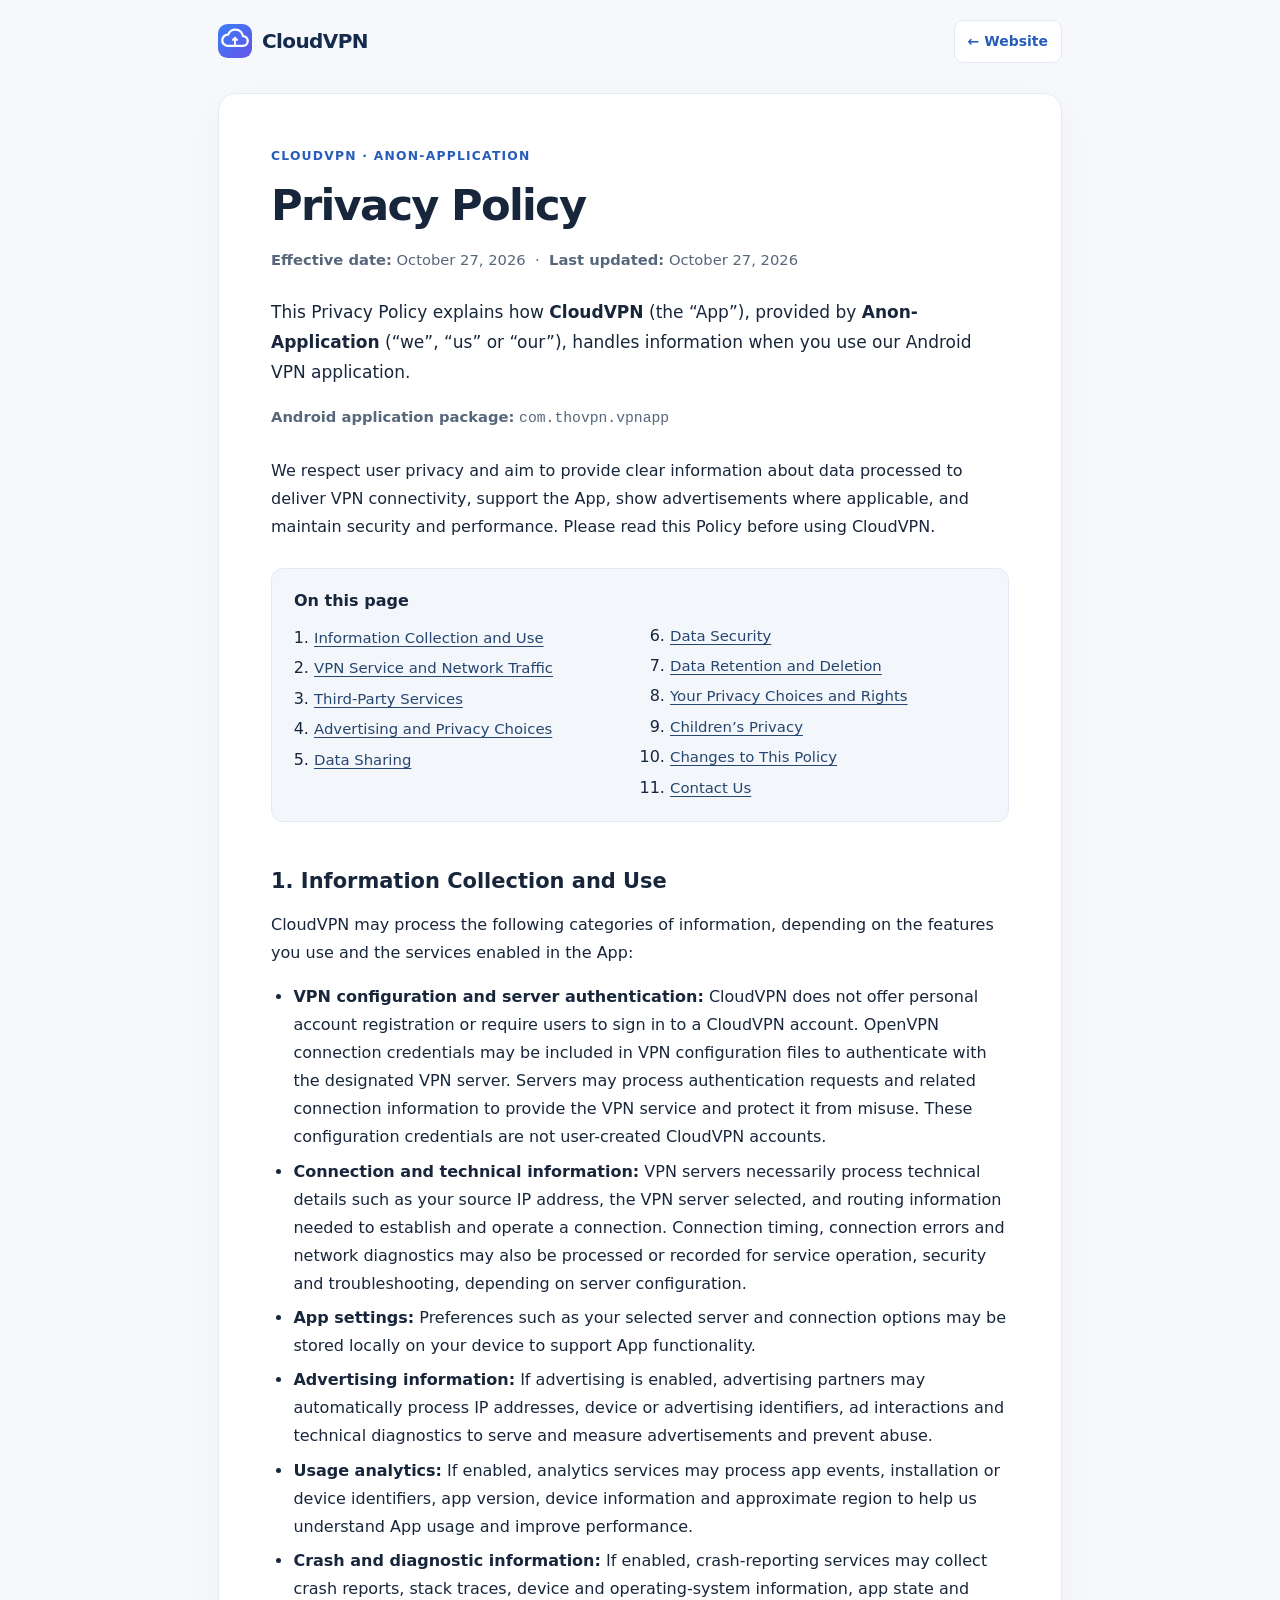
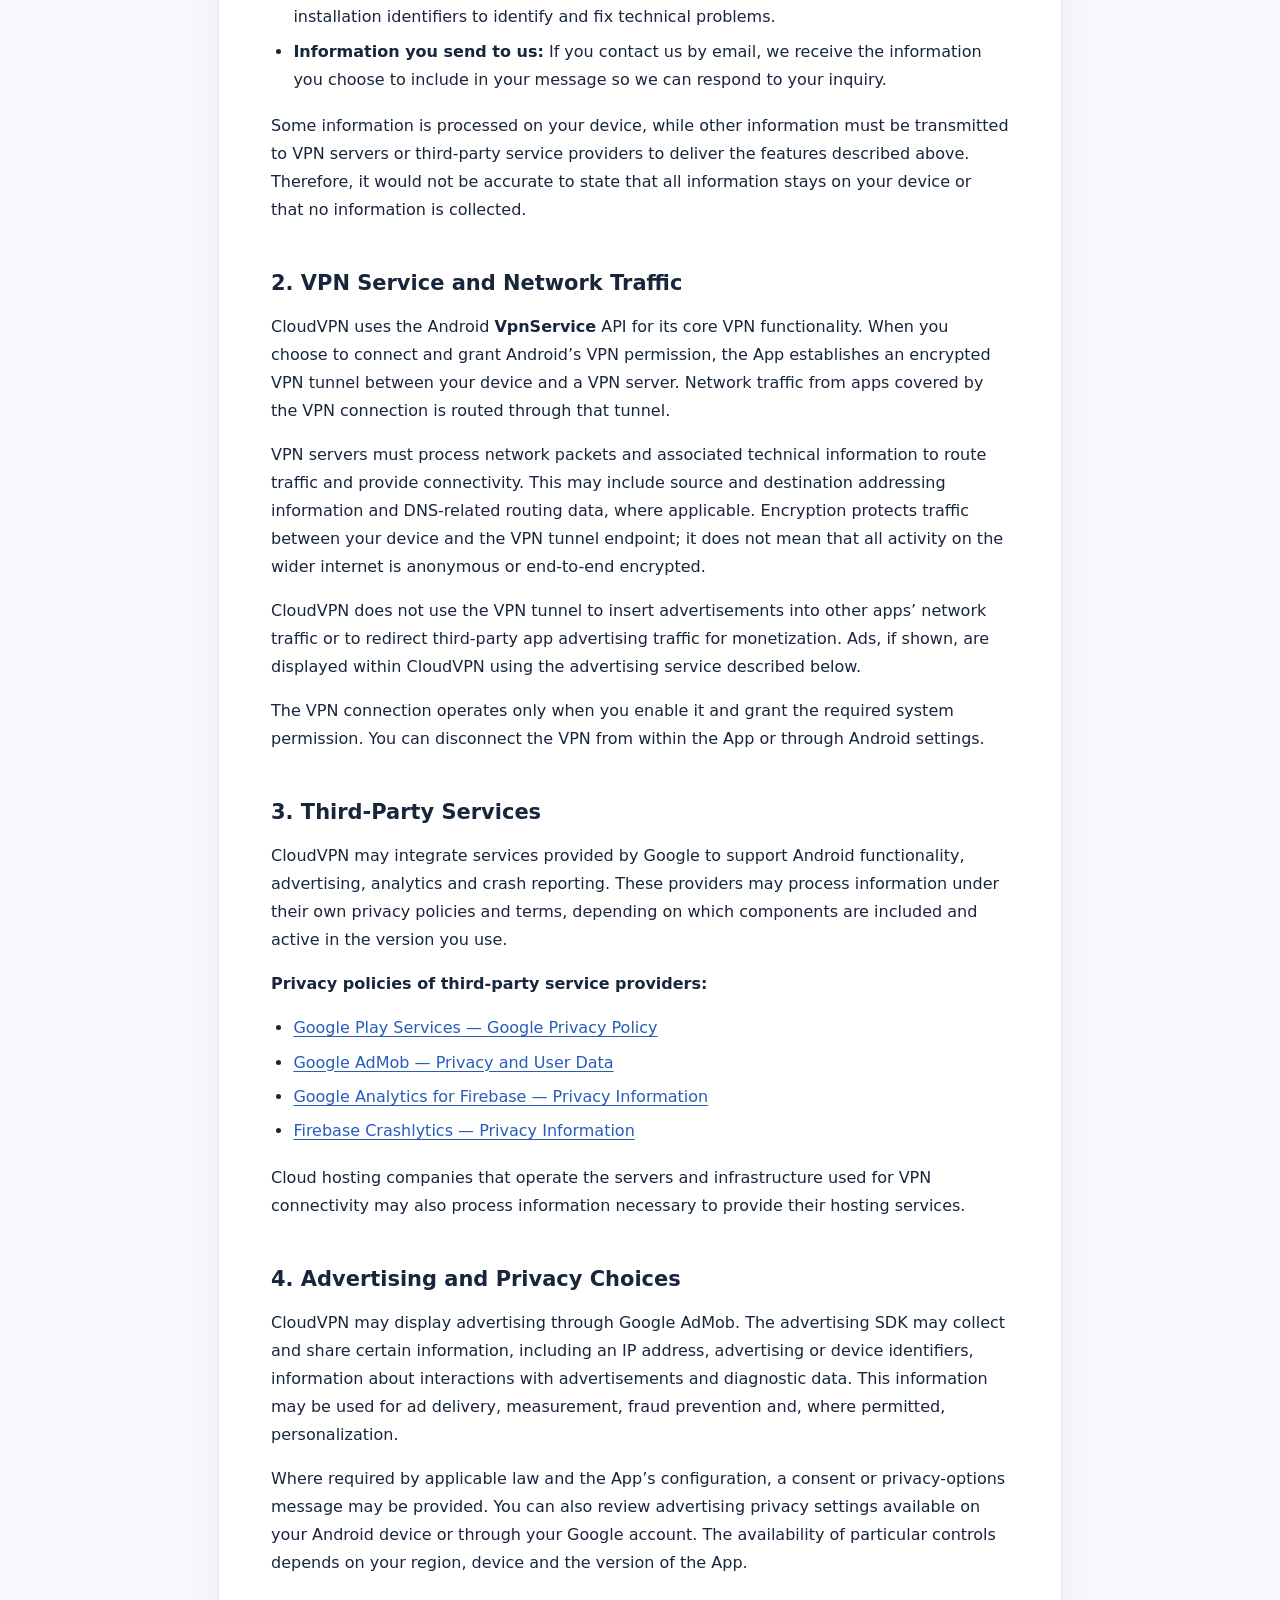
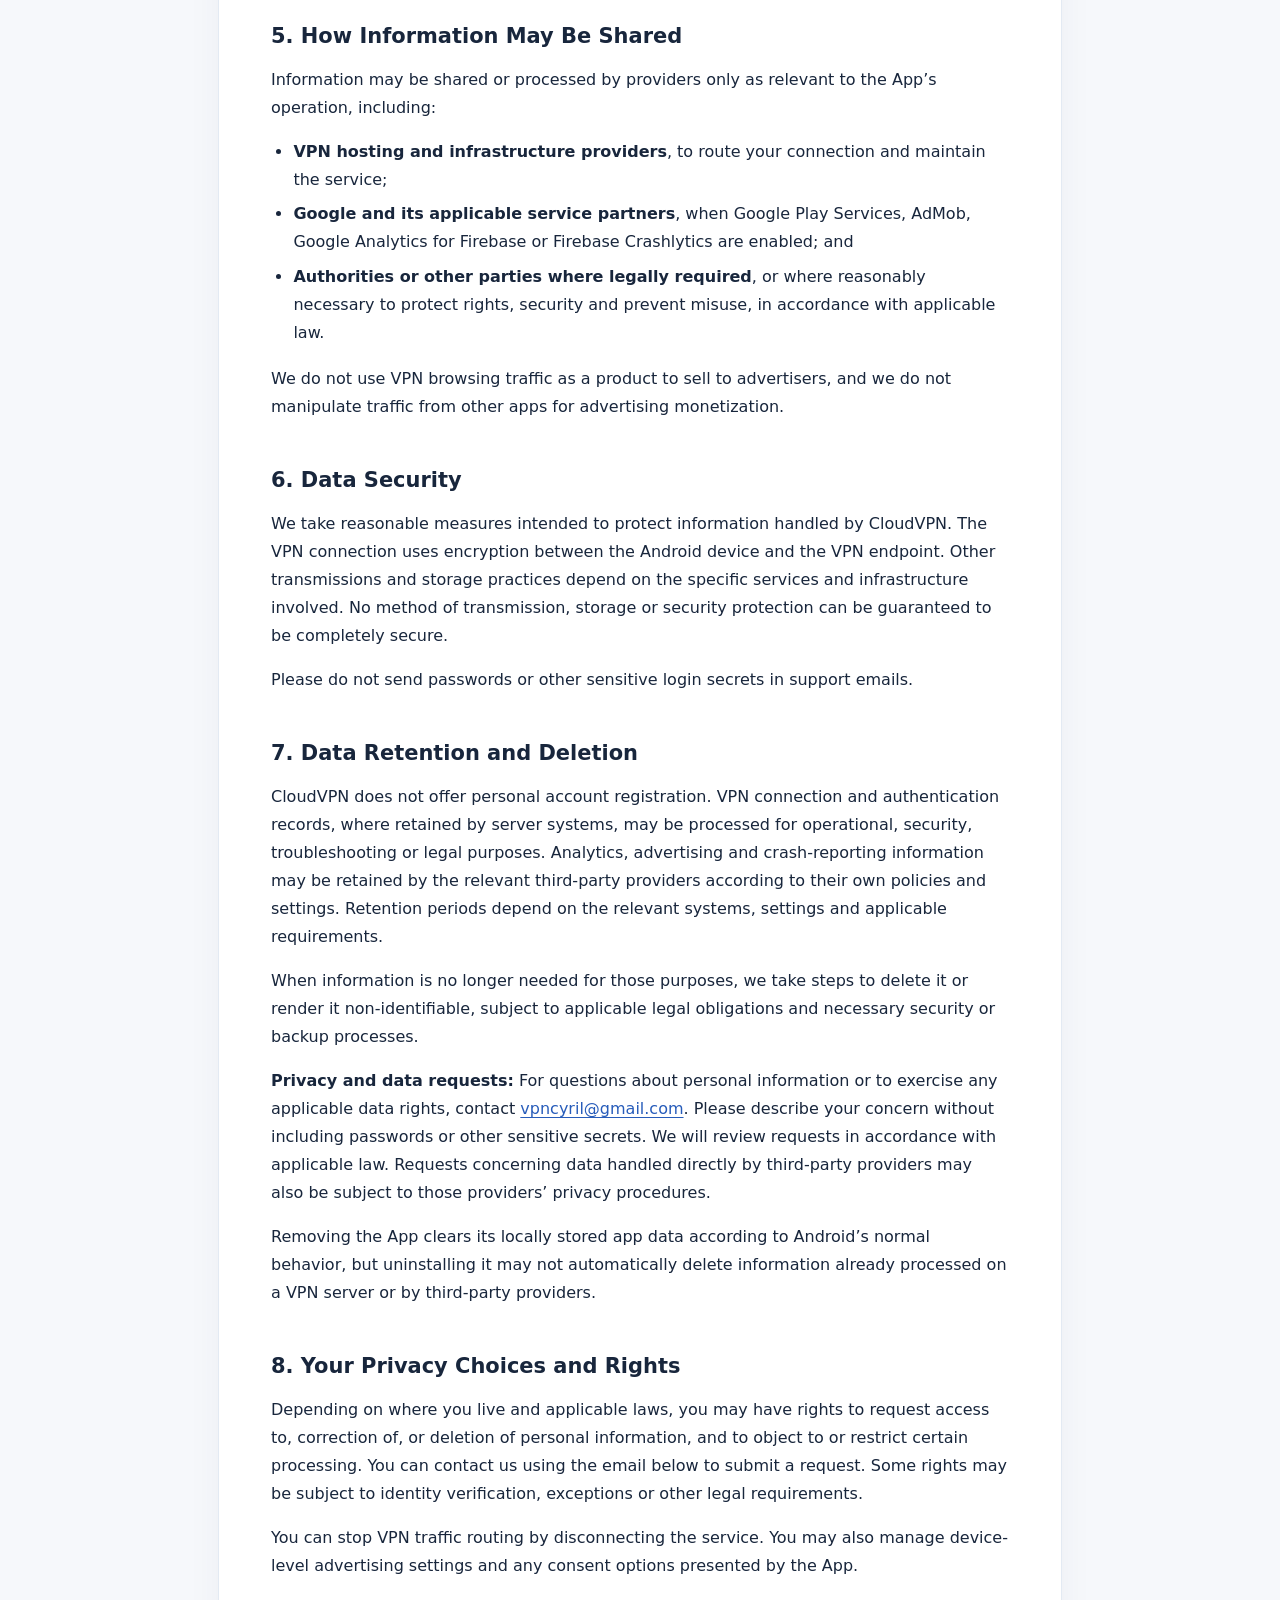
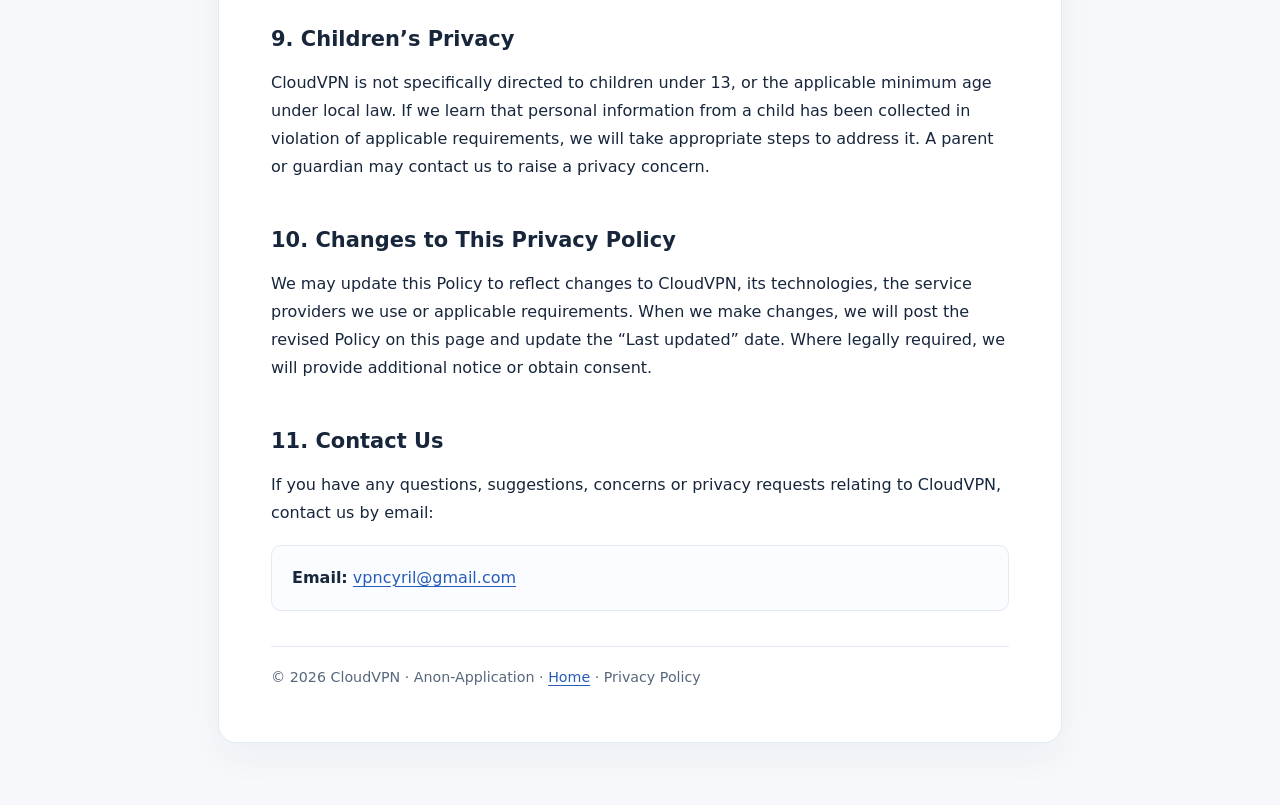
<file: privacy.html>
<!doctype html>
<html lang="en">
<head>
  <meta charset="utf-8">
  <meta name="viewport" content="width=device-width, initial-scale=1">
  <meta name="color-scheme" content="light">
  <meta name="robots" content="index, follow">
  <meta name="description" content="Privacy Policy for CloudVPN, an Android VPN application by Anon-Application. Learn how VPN, advertising and diagnostic information is handled.">
  <title>Privacy Policy | CloudVPN</title>
  <link rel="canonical" href="https://cloudovpn.github.io/privacy.html">
  <style>
    :root { color-scheme: light; --ink:#18263c; --muted:#57677b; --brand:#275cba; --line:#e3eaf3; --paper:#fff; --bg:#f6f8fb; }
    * { box-sizing:border-box; }
    html { scroll-behavior:smooth; }
    body { margin:0; font-family:system-ui,-apple-system,BlinkMacSystemFont,"Segoe UI",Roboto,Arial,sans-serif; background:var(--bg); color:var(--ink); line-height:1.75; font-size:16px; }
    .shell { max-width:880px; margin:0 auto; padding:30px 18px 64px; }
    .policy { background:var(--paper); border:1px solid var(--line); border-radius:18px; padding:clamp(22px, 5vw, 52px); box-shadow:0 14px 36px rgba(30,54,88,.045); }
    .eyebrow { font-size:.77rem; letter-spacing:.10em; text-transform:uppercase; font-weight:750; color:var(--brand); }
    h1 { font-size:clamp(1.95rem,4.5vw,2.7rem); letter-spacing:-.04em; line-height:1.2; margin:.3em 0 .35em; }
    h2 { font-size:1.31rem; line-height:1.4; margin:2.05em 0 .7em; padding-top:.1em; }
    h3 { font-size:1.06rem; margin:1.45em 0 .35em; }
    p { margin:0 0 1rem; }
    ul,ol { padding-left:1.4rem; margin:.45rem 0 1.15rem; }
    li { margin:.4rem 0; }
    a { color:var(--brand); text-decoration:underline; text-underline-offset:3px; overflow-wrap:anywhere; }
    a:hover { text-decoration-thickness:2px; }
    .meta { font-size:.92rem; color:var(--muted); margin-bottom:1.6rem; }
    .lead { font-size:1.065rem; }
    .toc { padding:18px 22px; background:#f3f7fc; border:1px solid var(--line); border-radius:12px; margin:1.7rem 0 2rem; }
    .toc strong { display:block; margin-bottom:.35rem; }
    .toc ol { columns:2; column-gap:2.5rem; margin:.4rem 0 .1rem; padding-left:1.25rem; }
    .toc li { break-inside:avoid; margin:.15rem 0; }
    .toc a { color:#26466f; font-size:.93rem; }
    .note { border-left:3px solid #7aa5eb; padding:12px 16px; background:#f5f9ff; border-radius:0 8px 8px 0; margin:1.3rem 0; }
    .fine { font-size:.93rem; color:var(--muted); }
    .contact { padding:18px 20px; border:1px solid var(--line); border-radius:10px; margin-top:1.1rem; background:#fafcff; }
    footer { border-top:1px solid var(--line); margin-top:2.2rem; padding-top:1.15rem; color:var(--muted); font-size:.89rem; }
    @media(max-width:600px) { .shell { padding:12px 10px 35px; } .policy { border-radius:11px; } .toc ol { columns:1; } }
    @media print { body { background:#fff; } .shell { max-width:none; padding:0; } .policy { box-shadow:none; border:0; padding:0; } .toc { display:none; } a { color:inherit; } }
    .policy-nav{max-width:880px;margin:0 auto;padding:20px 18px 0;display:flex;align-items:center;justify-content:space-between;gap:12px}
    .policy-nav .brandlink{display:inline-flex;align-items:center;gap:10px;font-size:20px;font-weight:800;color:#152b4c;text-decoration:none;letter-spacing:-.03em}
    .policy-nav .brandlink img{width:34px;height:34px}
    .policy-nav .backlink{display:inline-block;background:#fff;border:1px solid #e3eaf3;padding:8px 13px;border-radius:9px;text-decoration:none;font-weight:650;font-size:14px}
    .policy-nav .backlink:hover{background:#f0f6ff}
  </style>
</head>
<body><nav class="policy-nav" aria-label="Website navigation"><a class="brandlink" href="index.html"><img src="favicon.svg" alt=""/>CloudVPN</a><a class="backlink" href="index.html">← Website</a></nav>
  <main class="shell">
    <article class="policy">
      <div class="eyebrow">CloudVPN · Anon-Application</div>
      <h1>Privacy Policy</h1>
      <p class="meta"><strong>Effective date:</strong> October 27, 2026 &nbsp;·&nbsp; <strong>Last updated:</strong> October 27, 2026</p>
      <p class="lead">This Privacy Policy explains how <strong>CloudVPN</strong> (the “App”), provided by <strong>Anon-Application</strong> (“we”, “us” or “our”), handles information when you use our Android VPN application.</p>
      <p class="meta"><strong>Android application package:</strong> <code>com.thovpn.vpnapp</code></p>
      <p>We respect user privacy and aim to provide clear information about data processed to deliver VPN connectivity, support the App, show advertisements where applicable, and maintain security and performance. Please read this Policy before using CloudVPN.</p>

      <nav class="toc" aria-label="Contents">
        <strong>On this page</strong>
        <ol>
          <li><a href="#information">Information Collection and Use</a></li>
          <li><a href="#vpn">VPN Service and Network Traffic</a></li>
          <li><a href="#third-parties">Third-Party Services</a></li>
          <li><a href="#advertising">Advertising and Privacy Choices</a></li>
          <li><a href="#sharing">Data Sharing</a></li>
          <li><a href="#security">Data Security</a></li>
          <li><a href="#retention">Data Retention and Deletion</a></li>
          <li><a href="#rights">Your Privacy Choices and Rights</a></li>
          <li><a href="#children">Children’s Privacy</a></li>
          <li><a href="#changes">Changes to This Policy</a></li>
          <li><a href="#contact">Contact Us</a></li>
        </ol>
      </nav>

      <section id="information">
        <h2>1. Information Collection and Use</h2>
        <p>CloudVPN may process the following categories of information, depending on the features you use and the services enabled in the App:</p>
        <ul>
          <li><strong>VPN configuration and server authentication:</strong> CloudVPN does not offer personal account registration or require users to sign in to a CloudVPN account. OpenVPN connection credentials may be included in VPN configuration files to authenticate with the designated VPN server. Servers may process authentication requests and related connection information to provide the VPN service and protect it from misuse. These configuration credentials are not user-created CloudVPN accounts.</li>
          <li><strong>Connection and technical information:</strong> VPN servers necessarily process technical details such as your source IP address, the VPN server selected, and routing information needed to establish and operate a connection. Connection timing, connection errors and network diagnostics may also be processed or recorded for service operation, security and troubleshooting, depending on server configuration.</li>
          <li><strong>App settings:</strong> Preferences such as your selected server and connection options may be stored locally on your device to support App functionality.</li>
          <li><strong>Advertising information:</strong> If advertising is enabled, advertising partners may automatically process IP addresses, device or advertising identifiers, ad interactions and technical diagnostics to serve and measure advertisements and prevent abuse.</li>
          <li><strong>Usage analytics:</strong> If enabled, analytics services may process app events, installation or device identifiers, app version, device information and approximate region to help us understand App usage and improve performance.</li>
          <li><strong>Crash and diagnostic information:</strong> If enabled, crash-reporting services may collect crash reports, stack traces, device and operating-system information, app state and installation identifiers to identify and fix technical problems.</li>
          <li><strong>Information you send to us:</strong> If you contact us by email, we receive the information you choose to include in your message so we can respond to your inquiry.</li>
        </ul>
        <p>Some information is processed on your device, while other information must be transmitted to VPN servers or third-party service providers to deliver the features described above. Therefore, it would not be accurate to state that all information stays on your device or that no information is collected.</p>
      </section>

      <section id="vpn">
        <h2>2. VPN Service and Network Traffic</h2>
        <p>CloudVPN uses the Android <strong>VpnService</strong> API for its core VPN functionality. When you choose to connect and grant Android’s VPN permission, the App establishes an encrypted VPN tunnel between your device and a VPN server. Network traffic from apps covered by the VPN connection is routed through that tunnel.</p>
        <p>VPN servers must process network packets and associated technical information to route traffic and provide connectivity. This may include source and destination addressing information and DNS-related routing data, where applicable. Encryption protects traffic between your device and the VPN tunnel endpoint; it does not mean that all activity on the wider internet is anonymous or end-to-end encrypted.</p>
        <p>CloudVPN does not use the VPN tunnel to insert advertisements into other apps’ network traffic or to redirect third-party app advertising traffic for monetization. Ads, if shown, are displayed within CloudVPN using the advertising service described below.</p>
        <p>The VPN connection operates only when you enable it and grant the required system permission. You can disconnect the VPN from within the App or through Android settings.</p>
      </section>

      <section id="third-parties">
        <h2>3. Third-Party Services</h2>
        <p>CloudVPN may integrate services provided by Google to support Android functionality, advertising, analytics and crash reporting. These providers may process information under their own privacy policies and terms, depending on which components are included and active in the version you use.</p>
        <p><strong>Privacy policies of third-party service providers:</strong></p>
        <ul>
          <li><a href="https://policies.google.com/privacy" target="_blank" rel="noopener noreferrer">Google Play Services — Google Privacy Policy</a></li>
          <li><a href="https://support.google.com/admob/answer/6128543?hl=en" target="_blank" rel="noopener noreferrer">Google AdMob — Privacy and User Data</a></li>
          <li><a href="https://firebase.google.com/policies/analytics" target="_blank" rel="noopener noreferrer">Google Analytics for Firebase — Privacy Information</a></li>
          <li><a href="https://firebase.google.com/support/privacy" target="_blank" rel="noopener noreferrer">Firebase Crashlytics — Privacy Information</a></li>
        </ul>
        <p>Cloud hosting companies that operate the servers and infrastructure used for VPN connectivity may also process information necessary to provide their hosting services.</p>
      </section>

      <section id="advertising">
        <h2>4. Advertising and Privacy Choices</h2>
        <p>CloudVPN may display advertising through Google AdMob. The advertising SDK may collect and share certain information, including an IP address, advertising or device identifiers, information about interactions with advertisements and diagnostic data. This information may be used for ad delivery, measurement, fraud prevention and, where permitted, personalization.</p>
        <p>Where required by applicable law and the App’s configuration, a consent or privacy-options message may be provided. You can also review advertising privacy settings available on your Android device or through your Google account. The availability of particular controls depends on your region, device and the version of the App.</p>
      </section>

      <section id="sharing">
        <h2>5. How Information May Be Shared</h2>
        <p>Information may be shared or processed by providers only as relevant to the App’s operation, including:</p>
        <ul>
          <li><strong>VPN hosting and infrastructure providers</strong>, to route your connection and maintain the service;</li>
          <li><strong>Google and its applicable service partners</strong>, when Google Play Services, AdMob, Google Analytics for Firebase or Firebase Crashlytics are enabled; and</li>
          <li><strong>Authorities or other parties where legally required</strong>, or where reasonably necessary to protect rights, security and prevent misuse, in accordance with applicable law.</li>
        </ul>
        <p>We do not use VPN browsing traffic as a product to sell to advertisers, and we do not manipulate traffic from other apps for advertising monetization.</p>
      </section>

      <section id="security">
        <h2>6. Data Security</h2>
        <p>We take reasonable measures intended to protect information handled by CloudVPN. The VPN connection uses encryption between the Android device and the VPN endpoint. Other transmissions and storage practices depend on the specific services and infrastructure involved. No method of transmission, storage or security protection can be guaranteed to be completely secure.</p>
        <p>Please do not send passwords or other sensitive login secrets in support emails.</p>
      </section>

      <section id="retention">
        <h2>7. Data Retention and Deletion</h2>
        <p>CloudVPN does not offer personal account registration. VPN connection and authentication records, where retained by server systems, may be processed for operational, security, troubleshooting or legal purposes. Analytics, advertising and crash-reporting information may be retained by the relevant third-party providers according to their own policies and settings. Retention periods depend on the relevant systems, settings and applicable requirements.</p>
        <p>When information is no longer needed for those purposes, we take steps to delete it or render it non-identifiable, subject to applicable legal obligations and necessary security or backup processes.</p>
        <p><strong>Privacy and data requests:</strong> For questions about personal information or to exercise any applicable data rights, contact <a href="mailto:vpncyril@gmail.com?subject=CloudVPN%20Privacy%20Request">vpncyril@gmail.com</a>. Please describe your concern without including passwords or other sensitive secrets. We will review requests in accordance with applicable law. Requests concerning data handled directly by third-party providers may also be subject to those providers’ privacy procedures.</p>
        <p>Removing the App clears its locally stored app data according to Android’s normal behavior, but uninstalling it may not automatically delete information already processed on a VPN server or by third-party providers.</p>
      </section>

      <section id="rights">
        <h2>8. Your Privacy Choices and Rights</h2>
        <p>Depending on where you live and applicable laws, you may have rights to request access to, correction of, or deletion of personal information, and to object to or restrict certain processing. You can contact us using the email below to submit a request. Some rights may be subject to identity verification, exceptions or other legal requirements.</p>
        <p>You can stop VPN traffic routing by disconnecting the service. You may also manage device-level advertising settings and any consent options presented by the App.</p>
      </section>

      <section id="children">
        <h2>9. Children’s Privacy</h2>
        <p>CloudVPN is not specifically directed to children under 13, or the applicable minimum age under local law. If we learn that personal information from a child has been collected in violation of applicable requirements, we will take appropriate steps to address it. A parent or guardian may contact us to raise a privacy concern.</p>
      </section>

      <section id="changes">
        <h2>10. Changes to This Privacy Policy</h2>
        <p>We may update this Policy to reflect changes to CloudVPN, its technologies, the service providers we use or applicable requirements. When we make changes, we will post the revised Policy on this page and update the “Last updated” date. Where legally required, we will provide additional notice or obtain consent.</p>
      </section>

      <section id="contact">
        <h2>11. Contact Us</h2>
        <p>If you have any questions, suggestions, concerns or privacy requests relating to CloudVPN, contact us by email:</p>
        <div class="contact"><strong>Email:</strong> <a href="mailto:vpncyril@gmail.com">vpncyril@gmail.com</a></div>
      </section>

      <footer>© 2026 CloudVPN · Anon-Application · <a href="index.html">Home</a> · Privacy Policy</footer>
    </article>
  </main>
</body>
</html>
</file>
<file: assets/style.css>
/* CloudVPN — official website; static GitHub Pages build */
:root{--ink:#102848;--ink-dark:#071d3b;--muted:#61738c;--subtle:#7c8ca1;--primary:#357af7;--primary-dark:#2365e6;--violet:#7863e9;--line:#e6edf6;--surface:#fff;--sky:#f5f8fe;--radius:24px;--max:1172px;--shadow:0 24px 68px rgba(51,93,156,.09)}
*,*::before,*::after{box-sizing:border-box}
html{scroll-behavior:smooth;scroll-padding-top:96px}
body{margin:0;background:#fff;color:var(--ink);font-family:Inter,"Noto Sans Thai",ui-sans-serif,system-ui,-apple-system,BlinkMacSystemFont,"Segoe UI",Roboto,"Helvetica Neue",Arial,sans-serif;font-size:16px;line-height:1.7;-webkit-font-smoothing:antialiased}
img,svg{max-width:100%}img{display:block}a{color:inherit;text-decoration:none}button{font:inherit;cursor:pointer}button:focus-visible,a:focus-visible,summary:focus-visible,.gallery-rail:focus-visible{outline:3px solid #80b5ff;outline-offset:4px}
h1,h2,h3,p{margin-top:0}h1,h2,h3{line-height:1.25;letter-spacing:-.045em}p{line-height:1.8}
.container{width:min(var(--max),calc(100% - 56px));margin-inline:auto}
.icon{width:19px;height:19px;flex:none;vertical-align:middle}
.sr-only{border:0;clip:rect(0,0,0,0);height:1px;width:1px;margin:-1px;overflow:hidden;padding:0;position:absolute;white-space:nowrap}
.skip-link{position:absolute;z-index:999;top:-60px;left:12px;background:#fff;color:#16263e;border:2px solid #347bf4;border-radius:10px;padding:8px 13px}.skip-link:focus{top:12px}
/* navigation */
.site-header{height:78px;position:sticky;top:0;background:rgba(250,252,255,.91);backdrop-filter:blur(22px);-webkit-backdrop-filter:blur(22px);border-bottom:1px solid rgba(216,226,240,.62);z-index:80}
.nav-shell{height:100%;display:flex;align-items:center;gap:24px}
.brand{display:inline-flex;align-items:center;gap:10px;white-space:nowrap;font-size:22px;letter-spacing:-.065em;font-weight:820;line-height:1;flex-shrink:0;color:#112b4b}.brand img{filter:drop-shadow(0 3px 8px rgba(43,103,210,.17))}.brand-blue{color:#377ef5}
.nav-links{display:flex;align-items:center;justify-content:center;gap:31px;margin-inline:auto}
.nav-links>a{color:#526780;font-size:13.5px;font-weight:680;white-space:nowrap;transition:color .2s}
.nav-links>a:hover{color:#2d73ee}
.nav-actions{display:flex;align-items:center;gap:13px}
.lang-pill{display:inline-flex;gap:8px;align-items:center;padding:8px 4px;font-size:13px;font-weight:750;color:#4a6180}.lang-pill .icon{width:17px;height:17px}
.button{display:inline-flex;align-items:center;justify-content:center;gap:11px;padding:13px 18px;border:1px solid transparent;border-radius:12px;font-size:14px;font-weight:750;line-height:1.3;transition:transform .2s,background .2s,box-shadow .2s;white-space:nowrap;text-align:center}
.button:hover{transform:translateY(-2px)}.button .icon{width:18px;height:18px}
.button-primary,.button-small{color:#fff;background:linear-gradient(118deg,#2e77f9,#6664e9);box-shadow:0 13px 30px rgba(54,111,237,.24)}
.button-primary:hover,.button-small:hover{box-shadow:0 19px 36px rgba(54,111,237,.31)}
.button-small{padding:11px 16px;font-size:13px;border-radius:10px}
.button-small .icon{width:16px;height:16px}
.button-large{min-height:56px;padding:16px 21px;border-radius:13px}
.menu-toggle,.mobile-only{display:none}
/* hero */
.hero{position:relative;min-height:675px;overflow:hidden;background:radial-gradient(ellipse 45% 62% at 88% 41%,rgba(109,161,255,.20),transparent 75%),radial-gradient(ellipse 52% 56% at 5% 86%,rgba(219,232,255,.52),transparent 73%),linear-gradient(120deg,#fbfcff 0%,#f7faff 49%,#f1f6ff 100%)}
.hero::after{content:"";position:absolute;inset:auto 0 0;height:100px;background:linear-gradient(transparent,rgba(255,255,255,.67));pointer-events:none}
.hero-orb{position:absolute;z-index:0;border-radius:50%;filter:blur(0);pointer-events:none}.hero-orb-one{width:490px;height:490px;right:-255px;top:24px;border:1px solid rgba(83,149,255,.11)}.hero-orb-two{width:700px;height:700px;left:-455px;bottom:-475px;border:1px solid rgba(83,149,255,.12)}
.hero-layout{min-height:675px;position:relative;display:grid;grid-template-columns:minmax(0,1.02fr) minmax(0,.98fr);gap:18px;align-items:center;z-index:2}
.hero-content{padding-block:94px 96px;position:relative;z-index:3}
.hero-eyebrow{display:inline-flex;align-items:center;gap:9px;min-height:34px;padding:6px 12px 6px 11px;background:#fff;border:1px solid #e3edfc;border-radius:99px;color:#315f9e;box-shadow:0 4px 19px rgba(45,108,198,.06);font-size:11px;letter-spacing:.085em;text-transform:uppercase;font-weight:800}
.eyebrow-dot{width:7px;height:7px;background:#468cfa;border-radius:50%;box-shadow:0 0 0 4px rgba(74,145,252,.12)}.eyebrow-divider{height:12px;width:1px;background:#dbe6f3}
.hero h1{font-size:clamp(46px,4.7vw,68px);font-weight:840;line-height:1.17;letter-spacing:-.065em;margin:23px 0 22px;color:#0a2344}
.hero-gradient{background:linear-gradient(105deg,#2477f7 5%,#6762e9 94%);color:transparent;-webkit-background-clip:text;background-clip:text}
.hero-description{color:#596f89;font-size:16px;max-width:525px;margin-bottom:28px;line-height:1.95}
.hero-buttons{display:flex;align-items:center;gap:17px;flex-wrap:wrap}
.button-text{padding:15px 11px;color:#2d5a96;box-shadow:none}.button-text:hover{background:rgba(55,121,239,.06)}
.cta-smallprint{display:flex;align-items:center;gap:7px;margin:14px 0 26px 3px;font-size:12px;color:#8190a3}.cta-smallprint .icon{width:15px;height:15px;color:#389bd8}
.hero-benefits{display:flex;align-items:center;gap:16px 22px;flex-wrap:wrap;border-top:1px solid #e3eaf6;max-width:490px;padding-top:22px}.hero-benefits div{display:flex;gap:6px;align-items:center;color:#64809f;font-size:12px;font-weight:660}.hero-benefits .icon{width:15px;height:15px;color:#3182ec}
.hero-art{height:575px;position:relative;isolation:isolate;display:flex;align-items:center;justify-content:center;transform:translate(4%,20px)}
.hero-halo,.hero-halo2{position:absolute;border-radius:50%;pointer-events:none}.hero-halo{height:480px;width:480px;background:radial-gradient(circle at center,rgba(111,165,250,.23),rgba(138,184,254,.12) 55%,rgba(138,184,254,0) 73%);transform:translate(17px,17px)}.hero-halo2{height:365px;width:365px;border:1px solid rgba(111,156,243,.20);transform:translate(13px,16px)}
.phone{position:absolute;background:#eef4ff;border:5px solid #1a2a43;overflow:hidden;border-radius:37px;box-shadow:0 25px 56px rgba(23,54,111,.24),0 0 0 1px rgba(255,255,255,.64) inset;isolation:isolate}
.phone::before{content:"";position:absolute;z-index:2;top:8px;left:50%;width:64px;height:5px;border-radius:100px;transform:translateX(-50%);background:rgba(20,41,76,.67)}
.phone img{width:100%;height:100%;object-fit:cover;object-position:center center;border-radius:31px}
.phone-front{width:246px;height:538px;z-index:5;transform:translate(35px,-3px) rotate(5deg)}
.phone-back{width:216px;height:477px;z-index:3;transform:translate(-128px,38px) rotate(-11deg);border-color:#a4b9d5;box-shadow:0 22px 52px rgba(49,78,124,.17)}
.float-pill{position:absolute;z-index:7;display:flex;align-items:center;gap:9px;background:rgba(255,255,255,.97);border:1px solid #e5eefb;border-radius:13px;box-shadow:0 14px 30px rgba(24,62,126,.12);padding:11px 14px;color:#2d558b;font-size:12px;font-weight:750;max-width:185px;line-height:1.4}
.float-pill .icon{color:#347cf7}.float-pill-top{top:102px;left:19px;transform:rotate(-6deg)}.float-pill-bottom{right:4px;bottom:65px;transform:rotate(4deg)}
.decor-star{position:absolute;color:#69a0ef;font-size:35px;opacity:.55}.star-1{top:58px;right:80px}.star-2{bottom:78px;left:50px;font-size:28px}
/* sections */
.section{padding-block:98px}.section-heading{margin-bottom:39px}.section-heading.centered{text-align:center;max-width:700px;margin-inline:auto;margin-bottom:48px}
.kicker{display:inline-block;color:#3680f8;letter-spacing:.16em;font-size:11px;font-weight:870;margin-bottom:14px}
.section-heading h2,.how-content h2,.faq-intro h2,.showcase-copy h2,.cta-copy h2{font-size:clamp(31px,3.5vw,45px);margin:0 0 16px;color:#0e2847;font-weight:820}
.section-heading p{font-size:15px;color:var(--muted);max-width:590px;margin-bottom:0}.section-heading.centered p{margin-inline:auto}
.features-section{background:#fff}
.features-grid{display:grid;grid-template-columns:repeat(3,minmax(0,1fr));gap:17px}
.feature-card{background:linear-gradient(155deg,#fff,#fcfdff);border:1px solid #e9eff7;border-radius:19px;padding:27px 26px 28px;min-height:215px;box-shadow:0 9px 28px rgba(42,88,147,.035);transition:border-color .25s,box-shadow .25s,transform .25s}
.feature-card:hover{transform:translateY(-4px);border-color:#d7e6fa;box-shadow:var(--shadow)}
.feature-icon{width:47px;height:47px;display:grid;place-items:center;border-radius:15px;background:#eaf2ff;color:#387af4;margin-bottom:22px}
.feature-icon .icon{width:24px;height:24px}
.feature-icon-2{background:#eaf9f5;color:#23a585}.feature-icon-3{background:#f1eeff;color:#795ce7}.feature-icon-4{background:#fff2e9;color:#e48f4f}.feature-icon-5{background:#eaf6ff;color:#28a2c8}.feature-icon-6{background:#f0f0ff;color:#6169cf}
.feature-card h3{font-size:17px;font-weight:780;margin:0 0 8px;letter-spacing:-.025em}.feature-card p{font-size:13.5px;color:#6c7f96;line-height:1.85;margin:0}
/* showcase banner */
.showcase-section{padding:0 0 18px;background:#fff}
.showcase-card{min-height:333px;display:grid;grid-template-columns:1fr 1.07fr;align-items:center;border:1px solid #dce8f8;border-radius:28px;background:radial-gradient(circle at 78% 58%,#d9eaff 0,transparent 52%),linear-gradient(125deg,#f0f6ff,#e9f2ff);overflow:hidden}
.showcase-copy{padding:50px 0 50px 55px;position:relative;z-index:2}.showcase-copy h2{font-size:35px;max-width:430px;margin-bottom:14px}.showcase-copy p{color:#68809c;max-width:370px;font-size:14px}.showcase-link{font-weight:760;color:#306bdd;display:inline-flex;align-items:center;gap:8px;font-size:14px;margin-top:4px}.showcase-link .icon{width:17px;height:17px}
.showcase-visual{align-self:stretch;display:flex;align-items:center;justify-content:center;padding:27px 30px 27px 5px}.showcase-visual img{width:100%;object-fit:contain;border-radius:14px;box-shadow:0 22px 48px rgba(41,90,160,.13);transform:rotate(-2deg)}
/* gallery */
.shots-section{padding:92px 0 103px;background:#fff}.section-heading-split{display:flex;align-items:end;justify-content:space-between;gap:20px}
.gallery-controls{display:flex;gap:10px;padding-bottom:6px}
.circle-button{display:grid;place-items:center;width:43px;height:43px;border:1px solid #e0e9f6;background:#fff;color:#3b699f;border-radius:50%;transition:background .2s,transform .2s}.circle-button:hover{background:#eef5ff;transform:translateY(-2px)}.circle-button:first-child svg{transform:rotate(180deg)}
.gallery-rail{display:flex;gap:18px;overflow-x:auto;scroll-snap-type:x mandatory;scroll-behavior:smooth;padding:4px 4px 27px;scrollbar-color:#d6e4f5 transparent;scrollbar-width:thin}
.shot-card{flex:0 0 202px;scroll-snap-align:start;padding:18px 15px 13px;margin:0;border-radius:20px;border:1px solid #e9edf6;background:linear-gradient(160deg,#fafcff,#f4f8ff);transition:border-color .25s,transform .25s}
.shot-card:hover{border-color:#c7dcf6;transform:translateY(-2px)}
.shot-frame{border:4px solid #213651;border-radius:26px;overflow:hidden;aspect-ratio:1080/2400;background:#e9f0fc;box-shadow:0 14px 26px rgba(34,67,120,.11)}
.shot-frame img{width:100%;height:100%;object-fit:cover}
.shot-card figcaption{margin:17px 0 3px;display:flex;align-items:center;gap:9px;font-weight:750;color:#314d72;font-size:13px}
.shot-number{font-weight:770;color:#5c91e1;font-size:11px}
/* how */
.how-section{background:linear-gradient(140deg,#f5f9ff,#f1f6fe);overflow:hidden;padding:90px 0}
.how-layout{display:grid;grid-template-columns:.94fr 1.06fr;gap:80px;align-items:center}
.how-visual{height:495px;position:relative;display:grid;place-items:center}.how-bg-circle{position:absolute;width:420px;height:420px;border-radius:50%;background:radial-gradient(circle,#d3e5ff 0,#e8f2ff 58%,transparent 71%);transform:translateX(10px)}
.how-phone{height:440px;width:202px;position:relative;z-index:3;transform:rotate(-5deg)}
.how-float{display:flex;align-items:center;gap:9px;position:absolute;z-index:5;right:28px;bottom:85px;background:#fff;color:#2f5e94;padding:12px 20px;border:1px solid #e0ebf8;border-radius:13px;font-weight:780;font-size:13px;box-shadow:0 14px 34px rgba(46,86,151,.12)}.how-float .icon{color:#3c92dc}
.how-content{max-width:550px}.how-content h2{max-width:450px;margin-bottom:30px}
.steps{margin-bottom:31px;position:relative}.steps::before{content:"";position:absolute;left:23px;top:27px;bottom:40px;border-left:1px dashed #bdd3f0}
.step{display:grid;grid-template-columns:48px 1fr;align-items:start;gap:19px;position:relative;margin-bottom:26px}
.step-no{z-index:2;width:47px;height:47px;display:grid;place-items:center;color:#3778e6;background:#fff;border:1px solid #d8e8fb;border-radius:15px;font-weight:830;font-size:12px;box-shadow:0 6px 19px rgba(39,95,178,.05)}
.step-text{padding-top:1px}.step-text h3{font-size:17px;font-weight:800;margin:0 0 5px}.step-text p{font-size:14px;color:#6b7f97;margin:0;max-width:470px}
.button-secondary{border:1px solid #bfd5f4;color:#2b69cf;background:#fff;padding:14px 20px;box-shadow:0 10px 22px rgba(48,104,192,.06)}.button-secondary:hover{background:#f7fbff}
/* faq */
.faq-section{background:#fff;padding:100px 0 105px}
.faq-layout{display:grid;grid-template-columns:.71fr 1.29fr;gap:75px;align-items:start}.faq-intro h2{max-width:350px}.faq-intro-sub{font-size:14px;color:#7d90a5;max-width:285px;margin-top:18px}
.faq-decoration{margin-top:45px;width:87px;height:87px;display:grid;place-items:center;color:#c7daf5;background:linear-gradient(145deg,#f5faff,#eaf3ff);border-radius:30px;transform:rotate(-8deg)}.faq-decoration svg{height:42px;width:42px}
.faq-list{border-top:1px solid #e5edf7}.faq-item{border-bottom:1px solid #e5edf7}.faq-item summary{list-style:none;cursor:pointer;padding:21px 2px;display:flex;justify-content:space-between;align-items:center;gap:20px;font-size:15px;font-weight:760;color:#233e60}.faq-item summary::-webkit-details-marker{display:none}.faq-item summary>.icon{color:#3e78d4;transition:transform .2s}.faq-item[open] summary>.icon{transform:rotate(180deg)}
.faq-answer{padding:0 30px 17px 2px}.faq-answer p{color:#6d8097;font-size:14px;line-height:1.85;margin:0}
/* bottom CTA */
.cta-section{padding:6px 0 95px}.cta-panel{isolation:isolate;position:relative;overflow:hidden;display:flex;justify-content:space-between;align-items:center;gap:32px;min-height:242px;padding:46px 64px;border-radius:27px;color:#fff;background:linear-gradient(115deg,#2169d9,#3a72e5 55%,#6869e8);box-shadow:0 24px 49px rgba(40,94,185,.19)}
.cta-panel::before{content:"";position:absolute;z-index:-1;border:1px solid rgba(255,255,255,.15);height:340px;width:340px;border-radius:50%;right:-60px;top:-190px}.cta-panel::after{content:"";position:absolute;z-index:-1;border:1px solid rgba(255,255,255,.12);height:480px;width:480px;border-radius:50%;right:40px;bottom:-430px}
.cta-glow{position:absolute;z-index:-1;right:14%;width:300px;height:250px;background:radial-gradient(ellipse,rgba(148,187,255,.35),transparent 76%)}
.kicker-light{color:#d5e6ff}.cta-copy h2{color:#fff;font-size:35px;margin-bottom:11px}.cta-copy p{margin:0;opacity:.83;font-size:14px;max-width:510px}
.button-white{flex:none;color:#2766d4;background:#fff;box-shadow:0 15px 36px rgba(16,54,136,.18);padding:17px 20px}.button-white:hover{background:#f0f5ff}
/* footer */
.footer{border-top:1px solid #e5edf7;background:#f9fbff}.footer-top{display:grid;grid-template-columns:1.4fr .65fr .85fr;gap:90px;padding:57px 0 50px}
.footer-about p{margin:20px 0 15px;max-width:285px;color:#71839a;font-size:13.5px}.footer-pkg{font-size:11px;color:#8c9eb0;letter-spacing:.01em}
.footer-col{display:flex;flex-direction:column;align-items:flex-start;gap:11px}.footer-col h3{font-size:12px;color:#2e4564;letter-spacing:.06em;text-transform:uppercase;font-weight:870;margin:6px 0 8px}.footer-col a{font-size:13px;color:#647892;transition:color .2s}.footer-col a:hover{color:#2e72e9}.footer-col a svg{width:12px;height:12px;margin-left:3px}
.footer-bottom{border-top:1px solid #e7edf5;padding:19px 0 25px;color:#8290a4;font-size:12px;display:flex;align-items:center;justify-content:space-between;gap:12px}.footer-bottom a{display:inline-flex;align-items:center;gap:7px;color:#56789f}.footer-bottom svg{width:14px;height:14px}
/* legal standalone page */
.legal-page{background:#f5f8fe}.simple-nav{background:#fff;border-bottom:1px solid #e6edf7}.simple-nav-inner{height:77px;display:flex;justify-content:space-between;align-items:center}.simple-back{color:#4a6c9c;font-size:13px;font-weight:700}.legal-main{padding:55px 0 80px}.legal-card{max-width:850px;margin:auto;padding:clamp(27px,5vw,65px);background:#fff;border:1px solid #e1eaf5;border-radius:22px;box-shadow:var(--shadow)}.legal-card h1{font-size:clamp(30px,4vw,44px);margin:4px 0 18px}.legal-card h2{font-size:20px;margin:33px 0 11px}.legal-card p{color:#596e86;line-height:1.95;font-size:14.5px}.legal-card a:not(.button){color:#246bd9;text-decoration:underline;overflow-wrap:anywhere}.legal-intro{font-size:16px!important}.legal-contact{padding:17px 20px;margin-top:34px;border-radius:13px;background:#f2f7ff;display:flex;gap:15px;flex-wrap:wrap;align-items:center}.legal-contact a{font-size:14px}.legal-footnote{font-size:12px!important;color:#8a9aaf!important;margin-top:34px}.simple-footer{padding:22px 12px;text-align:center;font-size:12px;color:#7c8ea5}.simple-footer a{color:#3977d5}
@media(max-width:1100px){.container{width:min(100% - 48px,var(--max))}.nav-links{gap:19px}.nav-links>a{font-size:12.5px}.hero h1{font-size:clamp(43px,5vw,60px)}.hero-art{transform:translate(0,15px)}.float-pill-top{left:0}.float-pill-bottom{right:-1px}.how-layout{gap:40px}}
@media(max-width:870px){.site-header{height:70px}.nav-links{position:absolute;top:69px;left:0;right:0;display:none;flex-direction:column;align-items:stretch;gap:0;margin:0;background:#fff;padding:12px 24px 20px;box-shadow:0 19px 32px rgba(20,48,88,.11);border-bottom:1px solid #e4edf9}.nav-links.is-open{display:flex}.nav-links>a{display:flex;align-items:center;justify-content:space-between;font-size:15px;padding:12px 5px}.nav-actions{margin-left:auto}.menu-toggle{display:grid;place-items:center;background:#fff;border:1px solid #e1eafa;width:40px;height:40px;border-radius:10px;color:#245d9e}.menu-toggle .icon{width:22px;height:22px}.mobile-only{display:flex!important}.mobile-download{color:#2870db!important}.nav-store{display:none}.hero-layout{grid-template-columns:1fr 1fr;gap:0;min-height:620px}.hero-content{padding:70px 0}.hero-art{height:530px;transform:translate(0,10px) scale(.88)}.phone-front{transform:translate(45px,-2px) rotate(5deg)}.phone-back{transform:translate(-99px,36px) rotate(-11deg)}.float-pill-top{left:-20px}.float-pill-bottom{right:-18px}.hero-description{font-size:14px}.hero-buttons{gap:8px}.button-large{padding:14px 15px;font-size:12px}.features-grid{grid-template-columns:repeat(2,minmax(0,1fr))}.how-layout{grid-template-columns:.8fr 1.2fr;gap:17px}.how-visual{height:440px}.how-phone{height:390px;width:179px}.how-float{right:3px;bottom:45px}.faq-layout{gap:30px}.showcase-copy{padding:35px 0 35px 35px}.showcase-copy h2{font-size:29px}.footer-top{gap:35px}}
@media(max-width:680px){.container{width:calc(100% - 34px)}.brand{font-size:21px}.brand img{width:33px;height:33px}.lang-pill{font-size:12px}.hero-layout{display:flex;flex-direction:column;align-items:stretch;gap:0}.hero{min-height:unset}.hero-content{padding:61px 0 0;text-align:center}.hero-eyebrow{font-size:10px}.hero h1{font-size:clamp(39px,9.2vw,56px);margin:20px 0 17px}.hero-description{font-size:14px;max-width:470px;margin:0 auto 24px}.hero-buttons{justify-content:center}.button-large{min-height:52px;font-size:13px}.button-text{font-size:13px}.cta-smallprint{justify-content:center;margin:13px 0 19px}.hero-benefits{justify-content:center;gap:8px 14px;margin:0 auto;padding-top:16px}.hero-benefits div{font-size:11px}.hero-art{width:100%;height:502px;margin-top:0;transform:translate(0,0) scale(.93)}.phone-front{width:220px;height:482px;transform:translate(38px,12px) rotate(5deg)}.phone-back{width:186px;height:409px;transform:translate(-103px,40px) rotate(-11deg)}.hero-halo{width:425px;height:425px}.hero-halo2{width:330px;height:330px}.float-pill-top{left:8px;top:100px;max-width:143px;font-size:10px}.float-pill-bottom{right:1px;bottom:36px;max-width:158px;font-size:10px}.float-pill .icon{width:15px;height:15px}.star-1{right:4px}.section{padding:76px 0}.section-heading.centered{margin-bottom:31px}.section-heading h2,.how-content h2,.faq-intro h2{font-size:clamp(28px,7vw,37px)}.features-grid{grid-template-columns:1fr 1fr;gap:12px}.feature-card{padding:19px 16px 22px;min-height:200px;border-radius:17px}.feature-icon{height:42px;width:42px;margin-bottom:15px}.feature-icon .icon{width:22px;height:22px}.feature-card h3{font-size:14px}.feature-card p{font-size:12px}.showcase-section{padding-bottom:0}.showcase-card{display:flex;flex-direction:column;border-radius:22px}.showcase-copy{padding:34px 26px 6px;text-align:center}.showcase-copy h2{font-size:28px}.showcase-copy p{font-size:13px;margin-inline:auto}.showcase-visual{width:100%;padding:18px 20px 24px}.showcase-visual img{transform:none}.shots-section{padding:76px 0 83px}.section-heading-split{align-items:center}.gallery-controls{gap:7px}.circle-button{width:35px;height:35px}.circle-button .icon{width:17px;height:17px}.shot-card{flex-basis:176px;padding:13px 11px 9px}.how-section{padding:72px 0}.how-layout{display:flex;flex-direction:column-reverse;gap:0}.how-content{width:100%}.how-content h2{margin-bottom:30px}.how-visual{width:100%;height:370px}.how-phone{height:330px;width:152px}.how-bg-circle{width:325px;height:325px}.how-float{right:23%;bottom:65px}.faq-layout{grid-template-columns:1fr;gap:10px}.faq-intro-sub{max-width:unset;margin:0 0 18px}.faq-decoration{display:none}.faq-item summary{font-size:14px}.cta-section{padding:0 0 68px}.cta-panel{min-height:unset;padding:39px 25px;flex-direction:column;text-align:center;align-items:center;gap:24px;border-radius:23px}.cta-copy h2{font-size:29px}.footer-top{grid-template-columns:1fr 1fr;gap:35px 28px;padding:45px 0}.footer-about{grid-column:1/-1}.footer-about p{margin-bottom:8px}.footer-col h3{margin-top:0}.footer-bottom{flex-direction:column;text-align:center;gap:5px}.legal-main{padding:22px 0 40px}.legal-card{border-radius:16px}}
@media(max-width:410px){.container{width:calc(100% - 28px)}.hero-content{padding-top:47px}.hero h1{font-size:37px}.hero-buttons{flex-direction:column;gap:5px}.hero-buttons .button-primary{width:100%}.hero-art{transform:scale(.83);margin:-33px 0 -38px;height:510px}.hero-benefits{gap:6px 10px}.hero-benefits div{font-size:10px}.features-grid{grid-template-columns:1fr}.feature-card{min-height:auto}.float-pill-top{left:-12px}.float-pill-bottom{right:-16px}.shot-card{flex-basis:161px}.gallery-controls{align-self:start}}
@media(prefers-reduced-motion:reduce){html{scroll-behavior:auto}*,*::before,*::after{transition:none!important;animation:none!important;scroll-behavior:auto!important}}
</file>
